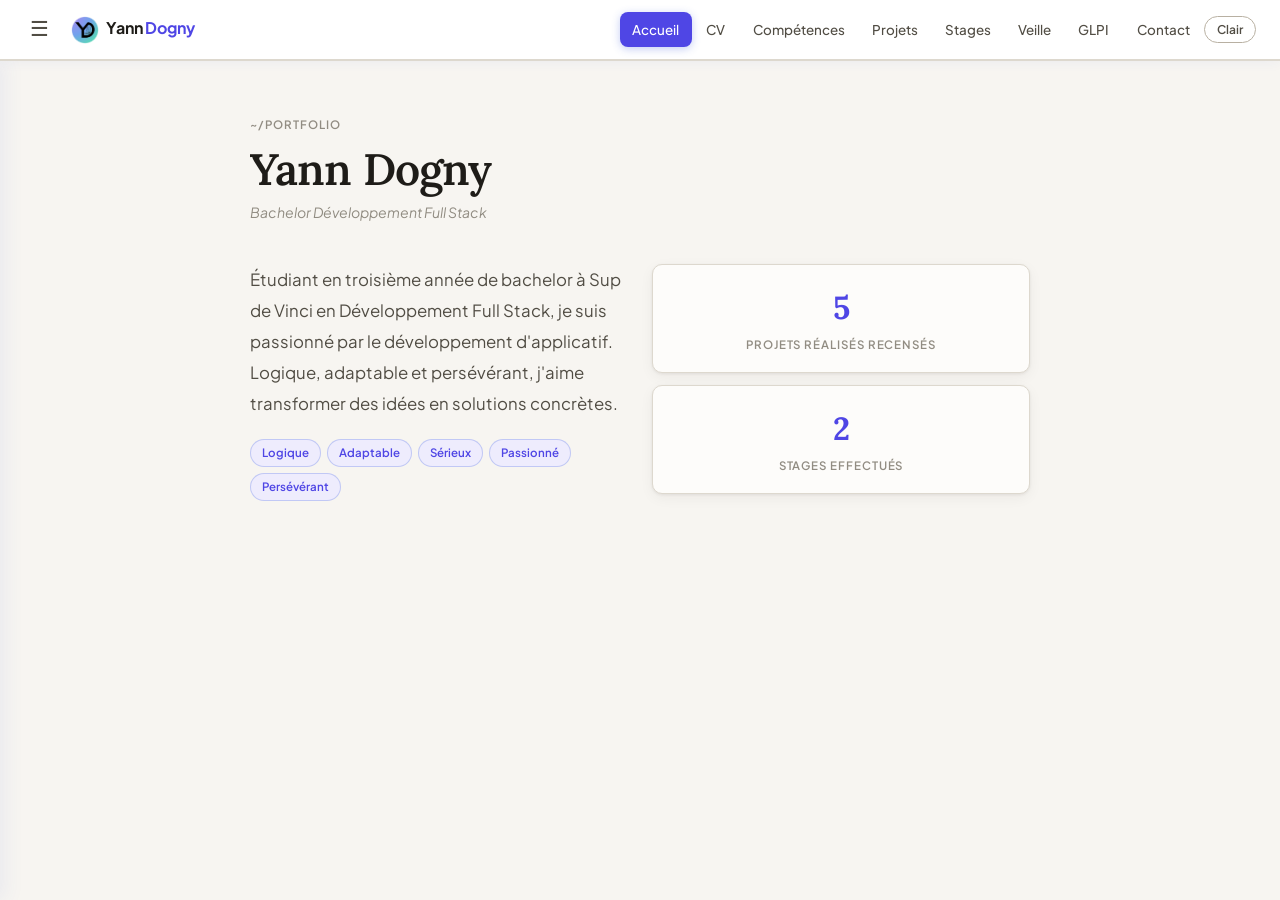
<file: index.html>
<!DOCTYPE html>
<html lang="fr">
<head>
  <meta charset="UTF-8"/>
  <link rel="icon" type="image/png" href="image/Logo_YD.png"/>
  <meta name="viewport" content="width=device-width, initial-scale=1.0"/>
  <title>Portfolio Yann Dogny</title>
  <link rel="stylesheet" href="style.css"/>

</head>
<body>

<!-- TOPBAR -->
<header class="topbar">
  <button class="sidebar-toggle" onclick="toggleSidebar()" aria-label="Menu">☰</button>
  <a href="index.html" class="topbar-brand"><img src="image/Logo_YD.png" alt="YD" style="height:28px;width:28px;border-radius:50%;object-fit:cover;margin-right:7px;vertical-align:middle;flex-shrink:0"/>Yann <span>Dogny</span></a>
    <ul class="topbar-nav">
    <li><a href="index.html" class="active">Accueil</a></li>
    <li><a href="pages/cv.html" class="">CV</a></li>
    <li><a href="pages/competences.html" class="">Compétences</a></li>
    <li><a href="pages/projets.html" class="">Projets</a></li>
    <li><a href="pages/stages.html" class="">Stages</a></li>
    <li><a href="pages/veille.html" class="">Veille</a></li>
    <li><a href="pages/glpi.html" class="">GLPI</a></li>
    <li><a href="pages/contact.html" class="">Contact</a></li>
  <button class="theme-toggle" onclick="toggleTheme()" id="topbar-theme-btn" aria-label="Changer le thème">
    <span class="toggle-label" id="topbar-theme-label">Clair</span>
  </button>
  </ul>
</header>

<!-- SIDEBAR OVERLAY -->
<div class="sidebar-overlay" id="overlay"></div>

<!-- SIDEBAR DRAWER -->
<nav class="sidebar" id="sidebar">
  <div style="display:flex;align-items:center;gap:9px;padding:0.75rem 0.75rem 0.65rem;border-bottom:1px solid var(--border);margin-bottom:0.5rem"><img src="image/Logo_YD.png" alt="YD" style="height:34px;width:34px;border-radius:50%;object-fit:cover;flex-shrink:0"/><div><div style="font-size:0.875rem;font-weight:700;color:var(--ink);line-height:1.2">Yann Dogny</div><div style="font-size:0.68rem;color:var(--ink3)">BTS SIO SLAM</div></div></div>
    <div class="sidebar-section-label">Navigation</div>
  <a href="index.html" class="nav-link active">Accueil</a>
  <a href="pages/cv.html" class="nav-link">CV</a>
  <a href="pages/competences.html" class="nav-link">Compétences</a>
  <a href="pages/projets.html" class="nav-link">Projets</a>
  <a href="pages/stages.html" class="nav-link">Stages</a>
  <a href="pages/veille.html" class="nav-link">Veille</a>
  <a href="pages/glpi.html" class="nav-link">GLPI</a>
  <a href="pages/contact.html" class="nav-link">Contact</a>


  <div class="sidebar-divider"></div>
  <button class="sidebar-theme-toggle" onclick="toggleTheme()" id="sidebar-theme-btn" aria-label="Changer le thème">
    <span id="sidebar-theme-label">Mode sombre</span>
    <span class="tgl-track"><span class="tgl-thumb"></span></span>
  </button>

</nav>

<!-- MAIN -->
<main class="main">

  <div class="page-header" style="padding-top:1rem">
    <div class="breadcrumb">~/portfolio</div>
    <h1>Yann Dogny</h1>
    <p class="sub">Bachelor Développement Full Stack</p>
  </div>

  <div style="display:grid;grid-template-columns:1fr 1fr;gap:1.5rem;margin-bottom:2.5rem">
    <div>
      <p style="font-size:1.05rem;color:var(--ink2);line-height:1.85;margin-bottom:1.25rem">
        Étudiant en troisième année de bachelor à Sup de Vinci en Développement Full Stack, je suis passionné par le développement d'applicatif. Logique, adaptable et persévérant, j'aime transformer des idées en solutions concrètes.
      </p>
      <div class="tags">
        <span class="tag accent">Logique</span>
        <span class="tag accent">Adaptable</span>
        <span class="tag accent">Sérieux</span>
        <span class="tag accent">Passionné</span>
        <span class="tag accent">Persévérant</span>
      </div>
    </div>
    <div style="display:flex;flex-direction:column;gap:0.75rem">
      <div style="background:var(--bg2);border:1px solid var(--border);border-radius:var(--radius);padding:1.1rem 1.25rem;box-shadow:var(--shadow);text-align:center">
        <div style="font-size:2rem;font-weight:700;color:var(--accent);font-family:var(--serif);letter-spacing:-0.03em">5</div>
        <div style="font-size:0.72rem;font-weight:600;text-transform:uppercase;letter-spacing:0.08em;color:var(--ink3);margin-top:0.15rem">Projets réalisés recensés</div>
      </div>
      <div style="background:var(--bg2);border:1px solid var(--border);border-radius:var(--radius);padding:1.1rem 1.25rem;box-shadow:var(--shadow);text-align:center">
        <div style="font-size:2rem;font-weight:700;color:var(--accent);font-family:var(--serif);letter-spacing:-0.03em">2</div>
        <div style="font-size:0.72rem;font-weight:600;text-transform:uppercase;letter-spacing:0.08em;color:var(--ink3);margin-top:0.15rem">Stages effectués</div>
      </div>
    </div>
  </div>

  
</main>

<div class="toast" id="toast"></div>
<script>
/* ── Theme ── */
(function(){
  const saved = localStorage.getItem('theme');
  if(saved === 'dark' || (!saved && window.matchMedia('(prefers-color-scheme: dark)').matches)){
    document.documentElement.setAttribute('data-theme','dark');
  }
})();

function syncThemeButtons(){
  const dark = document.documentElement.getAttribute('data-theme') === 'dark';
  const tl = document.getElementById('topbar-theme-label');
  const sl = document.getElementById('sidebar-theme-label');
  if(tl){ tl.textContent = dark ? 'Sombre' : 'Clair'; }
  if(sl){ sl.textContent = dark ? 'Mode clair' : 'Mode sombre'; }
}

function toggleTheme(){
  const dark = document.documentElement.getAttribute('data-theme') === 'dark';
  document.documentElement.setAttribute('data-theme', dark ? 'light' : 'dark');
  localStorage.setItem('theme', dark ? 'light' : 'dark');
  syncThemeButtons();
}

document.addEventListener('DOMContentLoaded', syncThemeButtons);

/* ── Sidebar ── */
function toggleSidebar(){
  document.getElementById('sidebar').classList.toggle('open');
  document.getElementById('overlay').classList.toggle('open');
}
document.getElementById('overlay').addEventListener('click',()=>{
  document.getElementById('sidebar').classList.remove('open');
  document.getElementById('overlay').classList.remove('open');
});

/* ── Toast / copy ── */
function showToast(msg){
  const t=document.getElementById('toast');
  t.textContent=msg; t.classList.add('show');
  setTimeout(()=>t.classList.remove('show'),2200);
}
function copyText(e,text){
  e.preventDefault(); e.stopPropagation();
  navigator.clipboard.writeText(text).then(()=>showToast('✓ Copié !'));
}
function toggleDetail(id){
  const el=document.getElementById('dp-'+id);
  const btn=el.previousElementSibling;
  el.classList.toggle('open');
  btn.innerHTML=el.classList.contains('open')?'✕ Fermer':'› Détails';
}
</script>
</body>
</html>
</file>
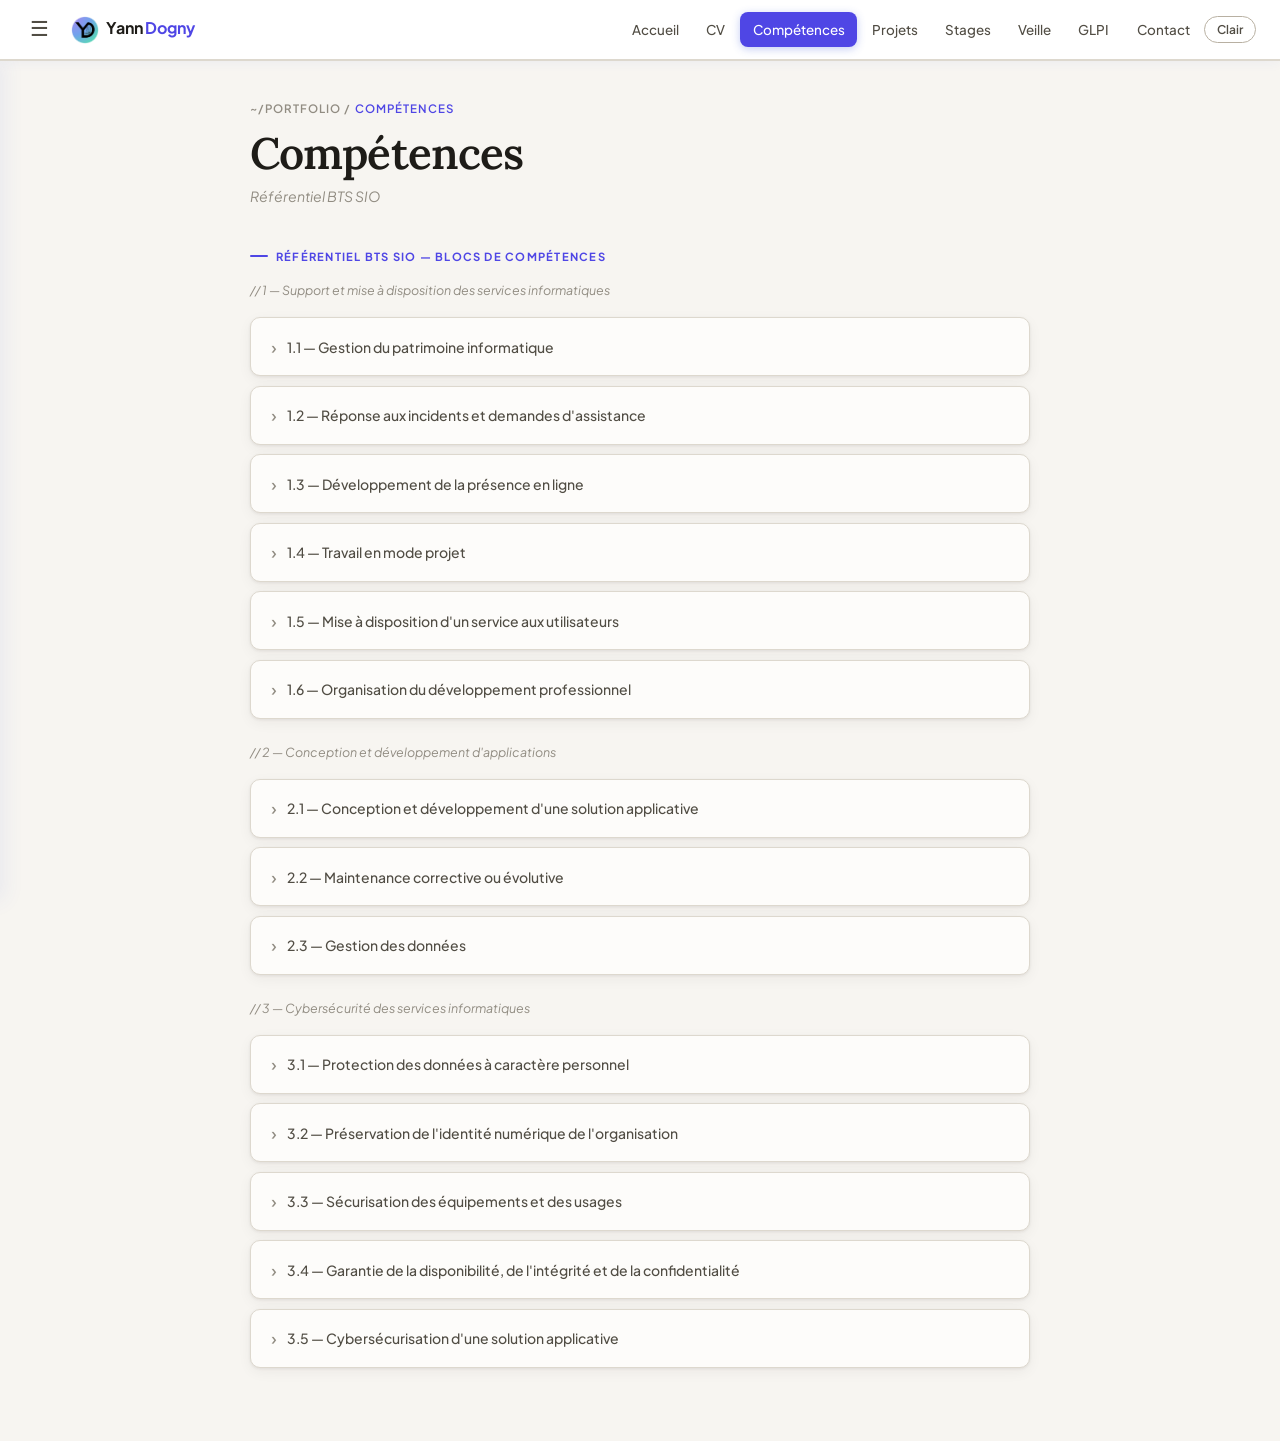
<file: pages/competences.html>
<!DOCTYPE html>
<html lang="fr">
<head>
  <meta charset="UTF-8"/>
  <link rel="icon" type="image/png" href="../image/Logo_YD.png"/>
  <meta name="viewport" content="width=device-width, initial-scale=1.0"/>
  <title>Compétences</title>
  <link rel="stylesheet" href="../style.css"/>
</head>
<body>

<!-- TOPBAR -->
<header class="topbar">
  <button class="sidebar-toggle" onclick="toggleSidebar()" aria-label="Menu">☰</button>
  <a href="../index.html" class="topbar-brand"><img src="../image/Logo_YD.png" alt="YD" style="height:28px;width:28px;border-radius:50%;object-fit:cover;margin-right:7px;vertical-align:middle;flex-shrink:0"/>Yann <span>Dogny</span></a>
    <ul class="topbar-nav">
    <li><a href="../index.html" class="">Accueil</a></li>
    <li><a href="cv.html" class="">CV</a></li>
    <li><a href="competences.html" class="active">Compétences</a></li>
    <li><a href="projets.html" class="">Projets</a></li>
    <li><a href="stages.html" class="">Stages</a></li>
    <li><a href="veille.html" class="">Veille</a></li>
    <li><a href="glpi.html" class="">GLPI</a></li>
    <li><a href="contact.html" class="">Contact</a></li>
  <button class="theme-toggle" onclick="toggleTheme()" id="topbar-theme-btn" aria-label="Changer le thème">
    <span class="toggle-label" id="topbar-theme-label">Clair</span>
  </button>
  </ul>
</header>

<!-- SIDEBAR OVERLAY -->
<div class="sidebar-overlay" id="overlay"></div>

<!-- SIDEBAR DRAWER -->
<nav class="sidebar" id="sidebar">
  <div style="display:flex;align-items:center;gap:9px;padding:0.75rem 0.75rem 0.65rem;border-bottom:1px solid var(--border);margin-bottom:0.5rem"><img src="../image/Logo_YD.png" alt="YD" style="height:34px;width:34px;border-radius:50%;object-fit:cover;flex-shrink:0"/><div><div style="font-size:0.875rem;font-weight:700;color:var(--ink);line-height:1.2">Yann Dogny</div><div style="font-size:0.68rem;color:var(--ink3)">BTS SIO SLAM</div></div></div>
    <div class="sidebar-section-label">Navigation</div>
  <a href="../index.html" class="nav-link">Accueil</a>
  <a href="cv.html" class="nav-link">CV</a>
  <a href="competences.html" class="nav-link active">Compétences</a>
  <a href="projets.html" class="nav-link">Projets</a>
  <a href="stages.html" class="nav-link">Stages</a>
  <a href="veille.html" class="nav-link">Veille</a>
  <a href="glpi.html" class="nav-link">GLPI</a>
  <a href="contact.html" class="nav-link">Contact</a>

  <div class="sidebar-divider"></div>
  <button class="sidebar-theme-toggle" onclick="toggleTheme()" id="sidebar-theme-btn" aria-label="Changer le thème">
    <span id="sidebar-theme-label">Mode sombre</span>
    <span class="tgl-track"><span class="tgl-thumb"></span></span>
  </button>

</nav>

<!-- MAIN -->
<main class="main">

  <div class="page-header">
    <div class="breadcrumb">~/portfolio / <span>compétences</span></div>
    <h1>Compétences</h1>
    <p class="sub">Référentiel BTS SIO</p>
  </div>

  <div class="section-label">Référentiel BTS SIO — Blocs de compétences</div>
  <p style="font-size:0.78rem;color:var(--ink3);margin-bottom:1rem;font-style:italic">// 1 — Support et mise à disposition des services informatiques</p>

  <details>
    <summary>1.1 — Gestion du patrimoine informatique</summary>
    <div class="details-body">
      <ul>
        <li>Recenser et identifier les ressources numériques</li>
        <li>Exploiter des référentiels, normes et standards adoptés par le prestataire</li>
        <li>Mettre en place et vérifier les niveaux d'habilitation associés à un service</li>
        <li>Gérer des sauvegardes et vérifier la continuité du service</li>
        <li>Vérifier le respect des règles d'utilisation des ressources numériques</li>
      </ul>
    
      <div class="used-in">Utilisé dans : <span>CanisPro Éducation · Stage SEDIMA · Stage Campus Connecté</span></div>
    </div>
  </details>

  <details>
    <summary>1.2 — Réponse aux incidents et demandes d'assistance</summary>
    <div class="details-body">
      <ul>
        <li>Collecter, suivre et orienter des demandes</li>
        <li>Traiter des demandes concernant les services réseau, système et applicatifs</li>
      </ul>
      <div class="used-in">Utilisé dans : <span>GLPI</span></div>
        </div>
  </details>

  <details>
    <summary>1.3 — Développement de la présence en ligne</summary>
    <div class="details-body">
      <ul>
        <li>Participer à la valorisation de l'image de l'organisation sur les médias numériques</li>
        <li>Référencer les services en ligne et mesurer leur visibilité</li>
        <li>Participer à l'évolution d'un site Web exploitant les données de l'organisation</li>
      </ul>
    
      <div class="used-in">Utilisé dans : <span>Portfolio · CanisPro Éducation · Projet Fâ · Pic du Midi · Site Web Personnel · Stage SEDIMA</span></div>
    </div>
  </details>

  <details>
    <summary>1.4 — Travail en mode projet</summary>
    <div class="details-body">
      <ul>
        <li>Analyser les objectifs et les modalités d'organisation d'un projet</li>
        <li>Planifier les activités (Gantt, SCRUM)</li>
        <li>Évaluer les indicateurs de suivi d'un projet et analyser les écarts</li>
      </ul>
    
      <div class="used-in">Utilisé dans : <span>Portfolio · CanisPro Éducation · Projet Fâ · Stage SEDIMA · Stage Campus Connecté</span></div>
    </div>
  </details>

  <details>
    <summary>1.5 — Mise à disposition d'un service aux utilisateurs</summary>
    <div class="details-body">
      <ul>
        <li>Réaliser les tests d'intégration et d'acceptation d'un service</li>
        <li>Déployer un service</li>
        <li>Accompagner les utilisateurs dans la mise en place d'un service</li>
      </ul>
    
      <div class="used-in">Utilisé dans : <span>Portfolio · CanisPro Éducation · Stage Campus Connecté</span></div>
    </div>
  </details>

  <details>
    <summary>1.6 — Organisation du développement professionnel</summary>
    <div class="details-body">
      <ul>
        <li>Mettre en place son environnement d'apprentissage personnel</li>
        <li>Mettre en œuvre des outils et stratégies de veille informationnelle</li>
        <li>Gérer son identité professionnelle et développer son projet professionnel</li>
      </ul>
    
      <div class="used-in">Utilisé dans : <span>Portfolio · CanisPro Éducation · Pic du Midi · Site Web Personnel</span></div>
    </div>
  </details>

  <p style="font-size:0.78rem;color:var(--ink3);margin:1.5rem 0 1rem;font-style:italic">// 2 — Conception et développement d'applications</p>

  <details>
    <summary>2.1 — Conception et développement d'une solution applicative</summary>
    <div class="details-body">
      <ul>
        <li>Analyser un besoin exprimé et son contexte juridique</li>
        <li>Modéliser et concevoir l'architecture d'une solution applicative</li>
        <li>Exploiter les ressources d'un framework (Symfony)</li>
        <li>Développer, identifier ou adapter des composants logiciels</li>
        <li>Intégrer en continu les versions d'une solution (Git)</li>
        <li>Réaliser les tests nécessaires à la validation ou à la mise en production</li>
        <li>Rédiger les documentations technique et utilisateur</li>
      </ul>
    
      <div class="used-in">Utilisé dans : <span>Portfolio · CanisPro Éducation · Projet Fâ · Pic du Midi · Site Web Personnel · Stage SEDIMA · Stage Campus Connecté</span></div>
    </div>
  </details>

  <details>
    <summary>2.2 — Maintenance corrective ou évolutive</summary>
    <div class="details-body">
      <ul>
        <li>Recueillir, analyser et mettre à jour les informations sur une version</li>
        <li>Évaluer la qualité d'une solution applicative (SonarQube, Snyk)</li>
        <li>Analyser et corriger un dysfonctionnement</li>
        <li>Mettre à jour les documentations technique et d'utilisation</li>
      </ul>
    
      <div class="used-in">Utilisé dans : <span>Portfolio · CanisPro Éducation · Stage Campus Connecté</span></div>
    </div>
  </details>

  <details>
    <summary>2.3 — Gestion des données</summary>
    <div class="details-body">
      <ul>
        <li>Exploiter des données à l'aide d'un langage de requêtes SQL</li>
        <li>Développer des fonctionnalités dans un SGBD (MySQL, NoSQL)</li>
        <li>Concevoir ou adapter une base de données (MERISE, UML)</li>
        <li>Administrer et déployer une base de données</li>
      </ul>
    
      <div class="used-in">Utilisé dans : <span>CanisPro Éducation · Projet Fâ · Stage Campus Connecté</span></div>
    </div>
  </details>

  <p style="font-size:0.78rem;color:var(--ink3);margin:1.5rem 0 1rem;font-style:italic">// 3 — Cybersécurité des services informatiques</p>

  <details>
    <summary>3.1 — Protection des données à caractère personnel</summary>
    <div class="details-body">
      <ul>
        <li>Recenser les traitements sur les données à caractère personnel</li>
        <li>Identifier les risques liés à la collecte, au traitement et au stockage</li>
        <li>Appliquer la réglementation RGPD / CNIL</li>
      </ul>
    
      <div class="used-in">Utilisé dans : <span>Stage SEDIMA</span></div>
    </div>
  </details>

  <details>
    <summary>3.2 — Préservation de l'identité numérique de l'organisation</summary>
    <div class="details-body">
      <ul>
        <li>Protection de l'identité numérique d'une organisation</li>
        <li>Déploiement de moyens appropriés de preuve électronique</li>
      </ul>
    </div>
  </details>

  <details>
    <summary>3.3 — Sécurisation des équipements et des usages</summary>
    <div class="details-body">
      <ul>
        <li>Informer les utilisateurs sur les risques numériques</li>
        <li>Identifier les menaces et mettre en œuvre les défenses appropriées</li>
        <li>Gérer les accès et les privilèges (pare-feu, antivirus)</li>
      </ul>
    
      <div class="used-in">Utilisé dans : <span>CanisPro Éducation · Stage SEDIMA · Stage Campus Connecté</span></div>
    </div>
  </details>

  <details>
    <summary>3.4 — Garantie de la disponibilité, de l'intégrité et de la confidentialité</summary>
    <div class="details-body">
      <ul>
        <li>Caractériser les risques liés à l'utilisation malveillante d'un service informatique</li>
        <li>Recenser les conséquences d'une perte de disponibilité, d'intégrité ou de confidentialité</li>
        <li>Identifier les obligations légales (archivage, protection)</li>
        <li>Organiser la collecte et la conservation des preuves numériques</li>
        <li>Appliquer les procédures légales</li>
      </ul>
    
      <div class="used-in">Utilisé dans : <span>Stage Campus Connecté</span></div>
    </div>
  </details>

  <details>
    <summary>3.5 — Cybersécurisation d'une solution applicative</summary>
    <div class="details-body">
      <ul>
        <li>Prendre en compte la sécurité dans un projet de développement</li>
        <li>Analyser les connexions (logs) et prévenir les attaques courantes</li>
        <li>Mettre en conformité une solution applicative avec un référentiel de sécurité</li>
      </ul>
    
      <div class="used-in">Utilisé dans : <span>CanisPro Éducation · Stage Campus Connecté</span></div>
    </div>
  </details>

</main>

<div class="toast" id="toast"></div>
<script>
/* ── Theme ── */
(function(){
  const saved = localStorage.getItem('theme');
  if(saved === 'dark' || (!saved && window.matchMedia('(prefers-color-scheme: dark)').matches)){
    document.documentElement.setAttribute('data-theme','dark');
  }
})();

function syncThemeButtons(){
  const dark = document.documentElement.getAttribute('data-theme') === 'dark';
  const tl = document.getElementById('topbar-theme-label');
  const sl = document.getElementById('sidebar-theme-label');
  if(tl){ tl.textContent = dark ? 'Sombre' : 'Clair'; }
  if(sl){ sl.textContent = dark ? 'Mode clair' : 'Mode sombre'; }
}

function toggleTheme(){
  const dark = document.documentElement.getAttribute('data-theme') === 'dark';
  document.documentElement.setAttribute('data-theme', dark ? 'light' : 'dark');
  localStorage.setItem('theme', dark ? 'light' : 'dark');
  syncThemeButtons();
}

document.addEventListener('DOMContentLoaded', syncThemeButtons);

/* ── Sidebar ── */
function toggleSidebar(){
  document.getElementById('sidebar').classList.toggle('open');
  document.getElementById('overlay').classList.toggle('open');
}
document.getElementById('overlay').addEventListener('click',()=>{
  document.getElementById('sidebar').classList.remove('open');
  document.getElementById('overlay').classList.remove('open');
});

/* ── Toast / copy ── */
function showToast(msg){
  const t=document.getElementById('toast');
  t.textContent=msg; t.classList.add('show');
  setTimeout(()=>t.classList.remove('show'),2200);
}
function copyText(e,text){
  e.preventDefault(); e.stopPropagation();
  navigator.clipboard.writeText(text).then(()=>showToast('✓ Copié !'));
}
function toggleDetail(id){
  const el=document.getElementById('dp-'+id);
  const btn=el.previousElementSibling;
  el.classList.toggle('open');
  btn.innerHTML=el.classList.contains('open')?'✕ Fermer':'› Détails';
}
</script>
</body>
</html>
</file>
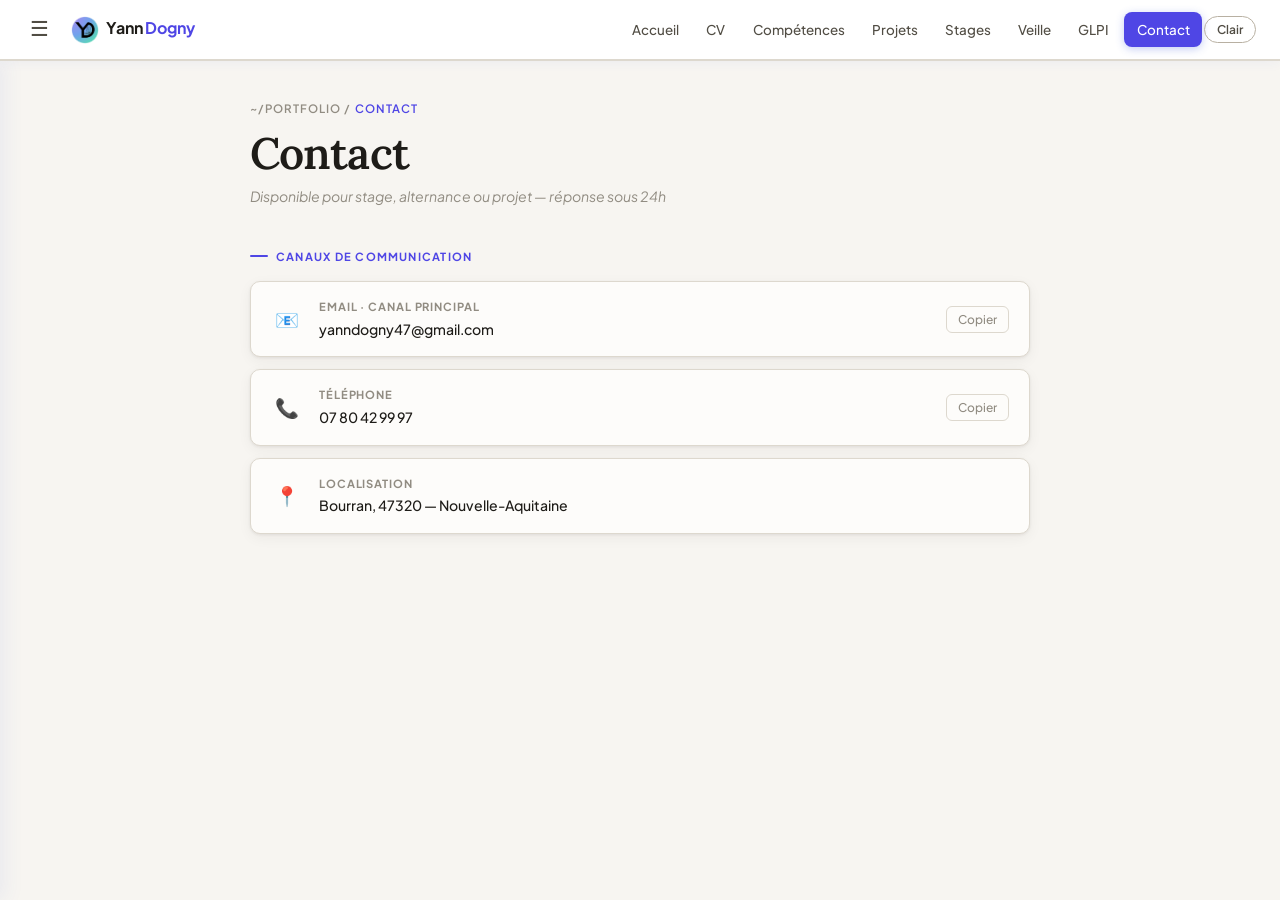
<file: pages/contact.html>
<!DOCTYPE html>
<html lang="fr">
<head>
  <meta charset="UTF-8"/>
  <link rel="icon" type="image/png" href="../image/Logo_YD.png"/>
  <meta name="viewport" content="width=device-width, initial-scale=1.0"/>
  <title>Contact</title>
  <link rel="stylesheet" href="../style.css"/>

</head>
<body>

<!-- TOPBAR -->
<header class="topbar">
  <button class="sidebar-toggle" onclick="toggleSidebar()" aria-label="Menu">☰</button>
  <a href="../index.html" class="topbar-brand"><img src="../image/Logo_YD.png" alt="YD" style="height:28px;width:28px;border-radius:50%;object-fit:cover;margin-right:7px;vertical-align:middle;flex-shrink:0"/>Yann <span>Dogny</span></a>
    <ul class="topbar-nav">
    <li><a href="../index.html" class="">Accueil</a></li>
    <li><a href="cv.html" class="">CV</a></li>
    <li><a href="competences.html" class="">Compétences</a></li>
    <li><a href="projets.html" class="">Projets</a></li>
    <li><a href="stages.html" class="">Stages</a></li>
    <li><a href="veille.html" class="">Veille</a></li>
    <li><a href="glpi.html" class="">GLPI</a></li>
    <li><a href="contact.html" class="active">Contact</a></li>
  <button class="theme-toggle" onclick="toggleTheme()" id="topbar-theme-btn" aria-label="Changer le thème">
    <span class="toggle-label" id="topbar-theme-label">Clair</span>
  </button>
  </ul>
</header>

<!-- SIDEBAR OVERLAY -->
<div class="sidebar-overlay" id="overlay"></div>

<!-- SIDEBAR DRAWER -->
<nav class="sidebar" id="sidebar">
  <div style="display:flex;align-items:center;gap:9px;padding:0.75rem 0.75rem 0.65rem;border-bottom:1px solid var(--border);margin-bottom:0.5rem"><img src="../image/Logo_YD.png" alt="YD" style="height:34px;width:34px;border-radius:50%;object-fit:cover;flex-shrink:0"/><div><div style="font-size:0.875rem;font-weight:700;color:var(--ink);line-height:1.2">Yann Dogny</div><div style="font-size:0.68rem;color:var(--ink3)">BTS SIO SLAM</div></div></div>
    <div class="sidebar-section-label">Navigation</div>
  <a href="../index.html" class="nav-link">Accueil</a>
  <a href="cv.html" class="nav-link">CV</a>
  <a href="competences.html" class="nav-link">Compétences</a>
  <a href="projets.html" class="nav-link">Projets</a>
  <a href="stages.html" class="nav-link">Stages</a>
  <a href="veille.html" class="nav-link">Veille</a>
  <a href="glpi.html" class="nav-link">GLPI</a>
  <a href="contact.html" class="nav-link active">Contact</a>


  <div class="sidebar-divider"></div>
  <button class="sidebar-theme-toggle" onclick="toggleTheme()" id="sidebar-theme-btn" aria-label="Changer le thème">
    <span id="sidebar-theme-label">Mode sombre</span>
    <span class="tgl-track"><span class="tgl-thumb"></span></span>
  </button>

</nav>

<!-- MAIN -->
<main class="main">

  <div class="page-header">
    <div class="breadcrumb">~/portfolio / <span>contact</span></div>
    <h1>Contact</h1>
    <p class="sub">Disponible pour stage, alternance ou projet — réponse sous 24h</p>
  </div>

  <div class="section-label">Canaux de communication</div>
  <div class="contact-links">
    <a href="mailto:yanndogny47@gmail.com" class="contact-link">
      <div class="cl-icon">📧</div>
      <div style="flex:1">
        <div class="cl-label">Email · Canal principal</div>
        <div class="cl-value">yanndogny47@gmail.com</div>
      </div>
      <button style="background:none;border:1px solid var(--border);border-radius:6px;padding:0.3rem 0.7rem;font-size:0.75rem;font-weight:500;color:var(--ink3);cursor:pointer;font-family:var(--sans);transition:all .15s" onclick="copyText(event,'yanndogny47@gmail.com')" onmouseover="this.style.borderColor='var(--accent)';this.style.color='var(--accent)'" onmouseout="this.style.borderColor='var(--border)';this.style.color='var(--ink3)'">Copier</button>
    </a>
    <a href="tel:0780429997" class="contact-link">
      <div class="cl-icon">📞</div>
      <div style="flex:1">
        <div class="cl-label">Téléphone</div>
        <div class="cl-value">07 80 42 99 97</div>
      </div>
      <button style="background:none;border:1px solid var(--border);border-radius:6px;padding:0.3rem 0.7rem;font-size:0.75rem;font-weight:500;color:var(--ink3);cursor:pointer;font-family:var(--sans);transition:all .15s" onclick="copyText(event,'0780429997')" onmouseover="this.style.borderColor='var(--accent)';this.style.color='var(--accent)'" onmouseout="this.style.borderColor='var(--border)';this.style.color='var(--ink3)'">Copier</button>
    </a>
    <div class="contact-link" style="cursor:default">
      <div class="cl-icon">📍</div>
      <div style="flex:1">
        <div class="cl-label">Localisation</div>
        <div class="cl-value">Bourran, 47320 — Nouvelle-Aquitaine</div>
      </div>
    </div>
  </div>

</main>

<div class="toast" id="toast"></div>
<script>
/* ── Theme ── */
(function(){
  const saved = localStorage.getItem('theme');
  if(saved === 'dark' || (!saved && window.matchMedia('(prefers-color-scheme: dark)').matches)){
    document.documentElement.setAttribute('data-theme','dark');
  }
})();

function syncThemeButtons(){
  const dark = document.documentElement.getAttribute('data-theme') === 'dark';
  const tl = document.getElementById('topbar-theme-label');
  const sl = document.getElementById('sidebar-theme-label');
  if(tl){ tl.textContent = dark ? 'Sombre' : 'Clair'; }
  if(sl){ sl.textContent = dark ? 'Mode clair' : 'Mode sombre'; }
}

function toggleTheme(){
  const dark = document.documentElement.getAttribute('data-theme') === 'dark';
  document.documentElement.setAttribute('data-theme', dark ? 'light' : 'dark');
  localStorage.setItem('theme', dark ? 'light' : 'dark');
  syncThemeButtons();
}

document.addEventListener('DOMContentLoaded', syncThemeButtons);

/* ── Sidebar ── */
function toggleSidebar(){
  document.getElementById('sidebar').classList.toggle('open');
  document.getElementById('overlay').classList.toggle('open');
}
document.getElementById('overlay').addEventListener('click',()=>{
  document.getElementById('sidebar').classList.remove('open');
  document.getElementById('overlay').classList.remove('open');
});

/* ── Toast / copy ── */
function showToast(msg){
  const t=document.getElementById('toast');
  t.textContent=msg; t.classList.add('show');
  setTimeout(()=>t.classList.remove('show'),2200);
}
function copyText(e,text){
  e.preventDefault(); e.stopPropagation();
  navigator.clipboard.writeText(text).then(()=>showToast('✓ Copié !'));
}
function toggleDetail(id){
  const el=document.getElementById('dp-'+id);
  const btn=el.previousElementSibling;
  el.classList.toggle('open');
  btn.innerHTML=el.classList.contains('open')?'✕ Fermer':'› Détails';
}
</script>
</body>
</html>
</file>
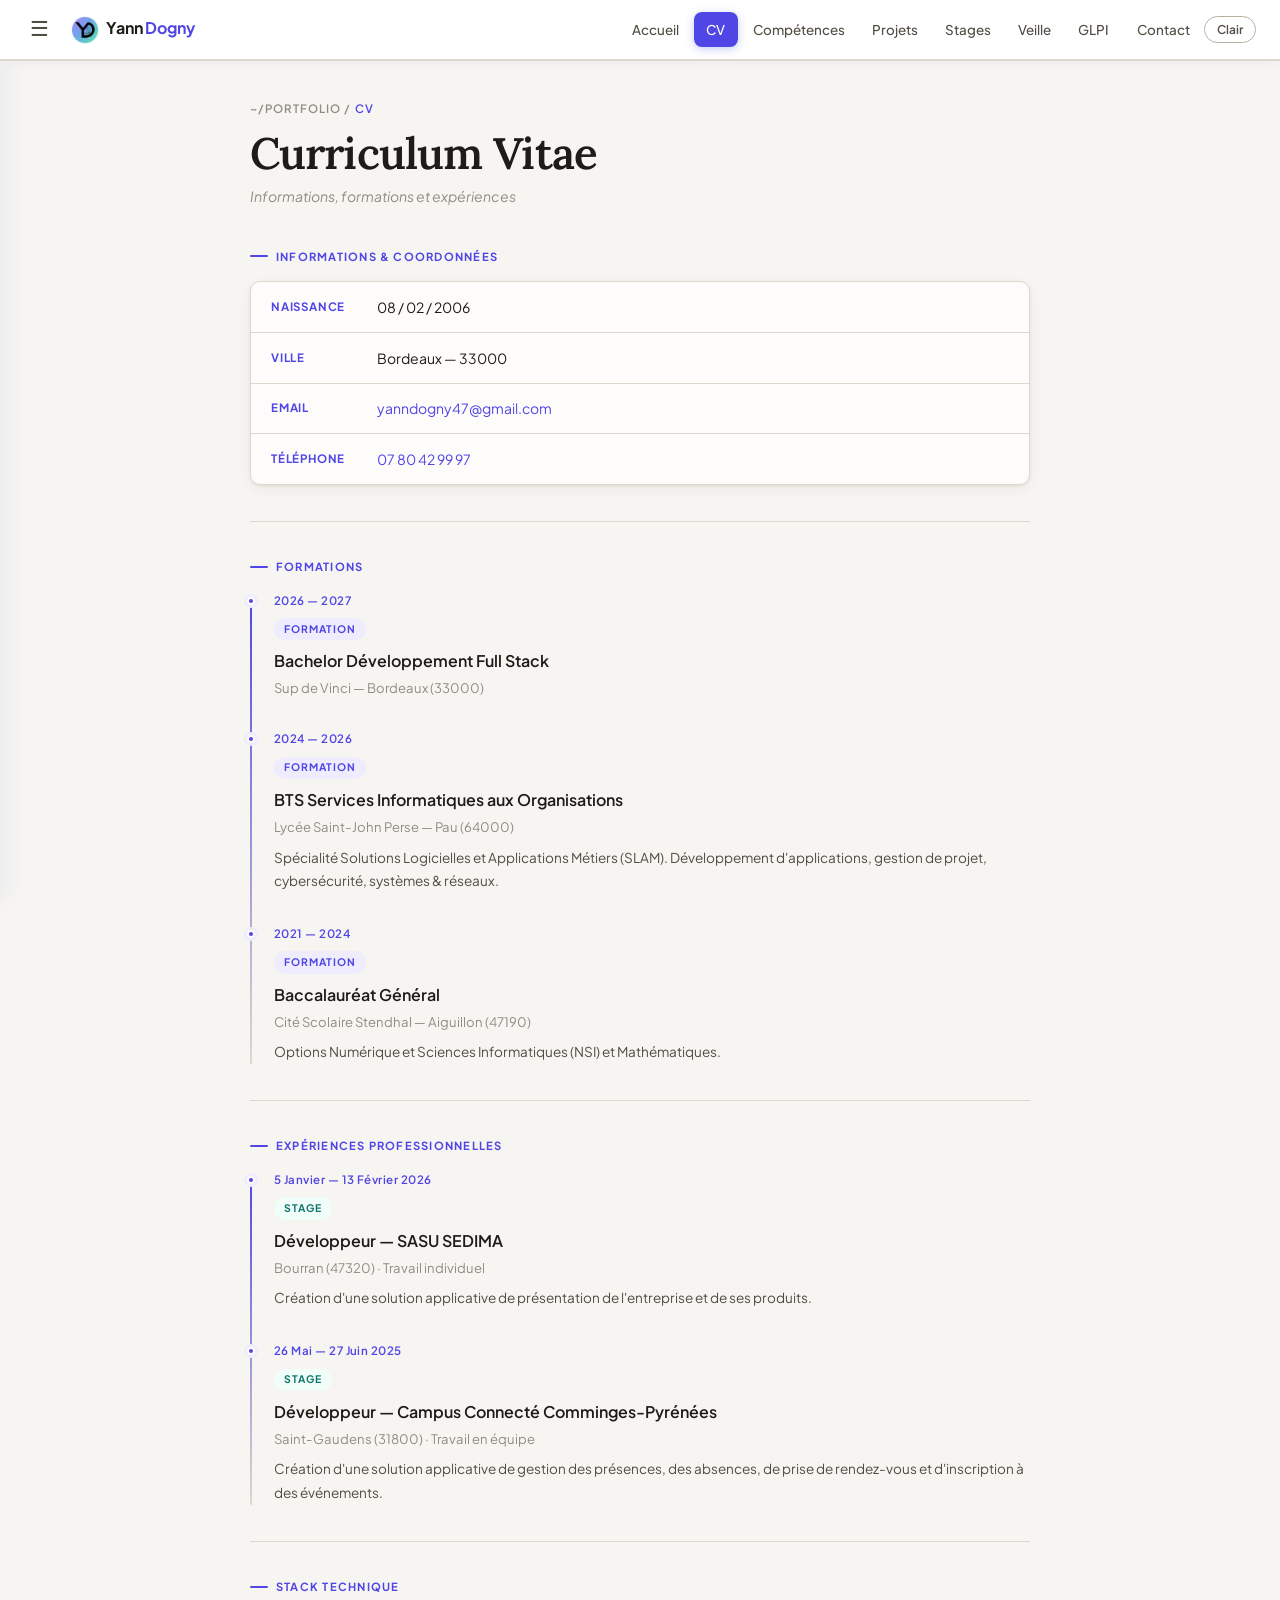
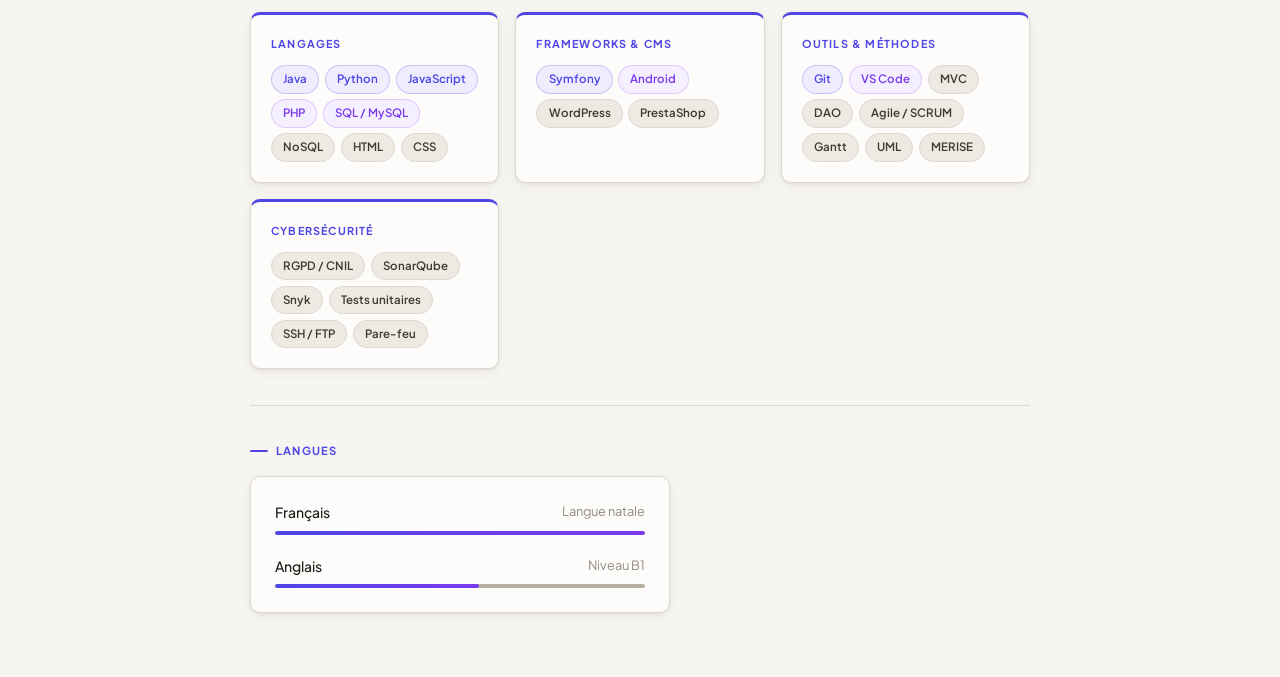
<file: pages/cv.html>
<!DOCTYPE html>
<html lang="fr">
<head>
  <meta charset="UTF-8"/>
  <link rel="icon" type="image/png" href="../image/Logo_YD.png"/>
  <meta name="viewport" content="width=device-width, initial-scale=1.0"/>
  <title>CV</title>
  <link rel="stylesheet" href="../style.css"/>

</head>
<body>

<!-- TOPBAR -->
<header class="topbar">
  <button class="sidebar-toggle" onclick="toggleSidebar()" aria-label="Menu">☰</button>
  <a href="../index.html" class="topbar-brand"><img src="../image/Logo_YD.png" alt="YD" style="height:28px;width:28px;border-radius:50%;object-fit:cover;margin-right:7px;vertical-align:middle;flex-shrink:0"/>Yann <span>Dogny</span></a>
    <ul class="topbar-nav">
    <li><a href="../index.html" class="">Accueil</a></li>
    <li><a href="cv.html" class="active">CV</a></li>
    <li><a href="competences.html" class="">Compétences</a></li>
    <li><a href="projets.html" class="">Projets</a></li>
    <li><a href="stages.html" class="">Stages</a></li>
    <li><a href="veille.html" class="">Veille</a></li>
    <li><a href="glpi.html" class="">GLPI</a></li>
    <li><a href="contact.html" class="">Contact</a></li>
  <button class="theme-toggle" onclick="toggleTheme()" id="topbar-theme-btn" aria-label="Changer le thème">
    <span class="toggle-label" id="topbar-theme-label">Clair</span>
  </button>
  </ul>
</header>

<!-- SIDEBAR OVERLAY -->
<div class="sidebar-overlay" id="overlay"></div>

<!-- SIDEBAR DRAWER -->
<nav class="sidebar" id="sidebar">
  <div style="display:flex;align-items:center;gap:9px;padding:0.75rem 0.75rem 0.65rem;border-bottom:1px solid var(--border);margin-bottom:0.5rem"><img src="../image/Logo_YD.png" alt="YD" style="height:34px;width:34px;border-radius:50%;object-fit:cover;flex-shrink:0"/><div><div style="font-size:0.875rem;font-weight:700;color:var(--ink);line-height:1.2">Yann Dogny</div><div style="font-size:0.68rem;color:var(--ink3)">BTS SIO SLAM</div></div></div>
    <div class="sidebar-section-label">Navigation</div>
  <a href="../index.html" class="nav-link">Accueil</a>
  <a href="cv.html" class="nav-link active">CV</a>
  <a href="competences.html" class="nav-link">Compétences</a>
  <a href="projets.html" class="nav-link">Projets</a>
  <a href="stages.html" class="nav-link">Stages</a>
  <a href="veille.html" class="nav-link">Veille</a>
  <a href="glpi.html" class="nav-link">GLPI</a>
  <a href="contact.html" class="nav-link">Contact</a>


  <div class="sidebar-divider"></div>
  <button class="sidebar-theme-toggle" onclick="toggleTheme()" id="sidebar-theme-btn" aria-label="Changer le thème">
    <span id="sidebar-theme-label">Mode sombre</span>
    <span class="tgl-track"><span class="tgl-thumb"></span></span>
  </button>

</nav>

<!-- MAIN -->
<main class="main">

  <div class="page-header">
    <div class="breadcrumb">~/portfolio / <span>cv</span></div>
    <h1>Curriculum Vitae</h1>
    <p class="sub">Informations, formations et expériences</p>
  </div>

  <div class="section-label">Informations &amp; coordonnées</div>
  <div class="info-table" style="margin-bottom:2rem">
    <div class="info-row"><span class="lbl">Naissance</span><span class="val">08 / 02 / 2006</span></div>
    <div class="info-row"><span class="lbl">Ville</span><span class="val">Bordeaux — 33000</span></div>
    <div class="info-row"><span class="lbl">Email</span><span class="val"><a href="mailto:yanndogny47@gmail.com">yanndogny47@gmail.com</a></span></div>
    <div class="info-row"><span class="lbl">Téléphone</span><span class="val"><a href="tel:0780429997">07 80 42 99 97</a></span></div>
  </div>

  <hr class="soft"/>

  <div class="section-label">Formations</div>
  <div class="timeline" style="margin-bottom:2rem">
    <div class="tl-item">
      <div class="period">2026 — 2027</div>
      <span class="ttype edu">Formation</span>
      <h3>Bachelor Développement Full Stack</h3>
      <div class="org">Sup de Vinci — Bordeaux (33000)</div>
    </div>
    <div class="tl-item">
      <div class="period">2024 — 2026</div>
      <span class="ttype edu">Formation</span>
      <h3>BTS Services Informatiques aux Organisations</h3>
      <div class="org">Lycée Saint-John Perse — Pau (64000)</div>
      <p>Spécialité Solutions Logicielles et Applications Métiers (SLAM). Développement d'applications, gestion de projet, cybersécurité, systèmes &amp; réseaux.</p>
    </div>
    <div class="tl-item">
      <div class="period">2021 — 2024</div>
      <span class="ttype edu">Formation</span>
      <h3>Baccalauréat Général</h3>
      <div class="org">Cité Scolaire Stendhal — Aiguillon (47190)</div>
      <p>Options Numérique et Sciences Informatiques (NSI) et Mathématiques.</p>
    </div>
  </div>

  <hr class="soft"/>

  <div class="section-label">Expériences professionnelles</div>
  <div class="timeline" style="margin-bottom:2rem">
    <div class="tl-item">
      <div class="period">5 Janvier — 13 Février 2026</div>
      <span class="ttype exp">Stage</span>
      <h3>Développeur — SASU SEDIMA</h3>
      <div class="org">Bourran (47320) · Travail individuel</div>
      <p>Création d'une solution applicative de présentation de l'entreprise et de ses produits.</p>
    </div>
    <div class="tl-item">
      <div class="period">26 Mai — 27 Juin 2025</div>
      <span class="ttype exp">Stage</span>
      <h3>Développeur — Campus Connecté Comminges-Pyrénées</h3>
      <div class="org">Saint-Gaudens (31800) · Travail en équipe</div>
      <p>Création d'une solution applicative de gestion des présences, des absences, de prise de rendez-vous et d'inscription à des événements.</p>
    </div>
  </div>

  <hr class="soft"/>

  <div class="section-label">Stack technique</div>
  <div class="skill-grid" style="margin-bottom:2rem">
    <div class="skill-block">
      <h3>Langages</h3>
      <div class="tags">
        <span class="tag accent">Java</span><span class="tag accent">Python</span>
        <span class="tag accent">JavaScript</span><span class="tag blue">PHP</span>
        <span class="tag blue">SQL / MySQL</span><span class="tag">NoSQL</span>
        <span class="tag">HTML</span><span class="tag">CSS</span>
      </div>
    </div>
    <div class="skill-block">
      <h3>Frameworks &amp; CMS</h3>
      <div class="tags">
        <span class="tag accent">Symfony</span><span class="tag blue">Android</span>
        <span class="tag">WordPress</span><span class="tag">PrestaShop</span>
      </div>
    </div>
    <div class="skill-block">
      <h3>Outils &amp; méthodes</h3>
      <div class="tags">
        <span class="tag accent">Git</span><span class="tag blue">VS Code</span>
        <span class="tag">MVC</span><span class="tag">DAO</span>
        <span class="tag">Agile / SCRUM</span><span class="tag">Gantt</span>
        <span class="tag">UML</span><span class="tag">MERISE</span>
      </div>
    </div>
    <div class="skill-block">
      <h3>Cybersécurité</h3>
      <div class="tags">
        <span class="tag">RGPD / CNIL</span><span class="tag">SonarQube</span>
        <span class="tag">Snyk</span><span class="tag">Tests unitaires</span>
        <span class="tag">SSH / FTP</span><span class="tag">Pare-feu</span>
      </div>
    </div>
  </div>

  <hr class="soft"/>

  <div class="section-label">Langues</div>
  <div class="card" style="max-width:420px">
    <div class="lang-item">
      <div class="lang-header"><span>Français</span><span class="level">Langue natale</span></div>
      <div class="lang-bar"><div class="lang-fill" style="width:100%"></div></div>
    </div>
    <div class="lang-item">
      <div class="lang-header"><span>Anglais</span><span class="level">Niveau B1</span></div>
      <div class="lang-bar"><div class="lang-fill" style="width:55%"></div></div>
    </div>
  </div>

</main>

<div class="toast" id="toast"></div>
<script>
/* ── Theme ── */
(function(){
  const saved = localStorage.getItem('theme');
  if(saved === 'dark' || (!saved && window.matchMedia('(prefers-color-scheme: dark)').matches)){
    document.documentElement.setAttribute('data-theme','dark');
  }
})();

function syncThemeButtons(){
  const dark = document.documentElement.getAttribute('data-theme') === 'dark';
  const tl = document.getElementById('topbar-theme-label');
  const sl = document.getElementById('sidebar-theme-label');
  if(tl){ tl.textContent = dark ? 'Sombre' : 'Clair'; }
  if(sl){ sl.textContent = dark ? 'Mode clair' : 'Mode sombre'; }
}

function toggleTheme(){
  const dark = document.documentElement.getAttribute('data-theme') === 'dark';
  document.documentElement.setAttribute('data-theme', dark ? 'light' : 'dark');
  localStorage.setItem('theme', dark ? 'light' : 'dark');
  syncThemeButtons();
}

document.addEventListener('DOMContentLoaded', syncThemeButtons);

/* ── Sidebar ── */
function toggleSidebar(){
  document.getElementById('sidebar').classList.toggle('open');
  document.getElementById('overlay').classList.toggle('open');
}
document.getElementById('overlay').addEventListener('click',()=>{
  document.getElementById('sidebar').classList.remove('open');
  document.getElementById('overlay').classList.remove('open');
});

/* ── Toast / copy ── */
function showToast(msg){
  const t=document.getElementById('toast');
  t.textContent=msg; t.classList.add('show');
  setTimeout(()=>t.classList.remove('show'),2200);
}
function copyText(e,text){
  e.preventDefault(); e.stopPropagation();
  navigator.clipboard.writeText(text).then(()=>showToast('✓ Copié !'));
}
function toggleDetail(id){
  const el=document.getElementById('dp-'+id);
  const btn=el.previousElementSibling;
  el.classList.toggle('open');
  btn.innerHTML=el.classList.contains('open')?'✕ Fermer':'› Détails';
}
</script>
</body>
</html>
</file>
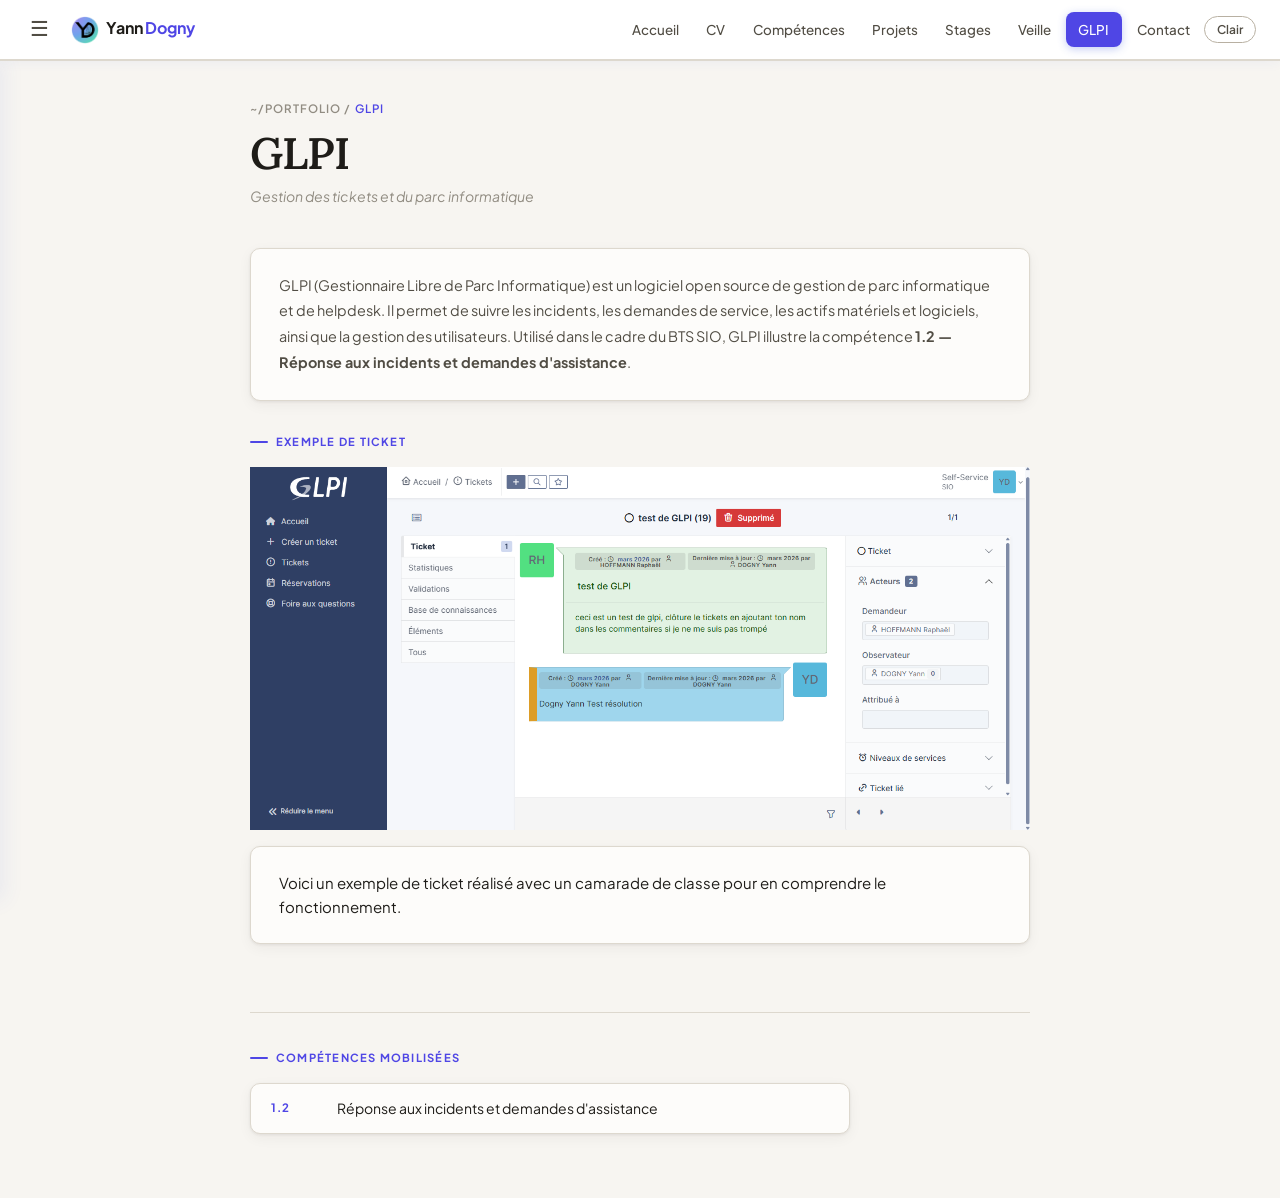
<file: pages/glpi.html>
<!DOCTYPE html>
<html lang="fr">
<head>
  <meta charset="UTF-8"/>
  <link rel="icon" type="image/png" href="../image/Logo_YD.png"/>
  <meta name="viewport" content="width=device-width, initial-scale=1.0"/>
  <title>GLPI</title>
  <link rel="stylesheet" href="../style.css"/>
  <style>
    .glpi-intro {
      background: var(--bg2);
      border: 1px solid var(--border);
      border-radius: var(--radius);
      padding: 1.5rem 1.75rem;
      box-shadow: var(--shadow);
      margin-bottom: 2rem;
    }
    .glpi-intro p { font-size: 0.9rem; color: var(--ink2); line-height: 1.8; }
    .ticket-grid { display: flex; flex-direction: column; grid-template-columns: repeat(auto-fit, minmax(220px, 1fr)); gap: 1rem; margin-bottom: 2rem; }
    .ticket-card {
      background: var(--bg2); border: 1px solid var(--border);
      border-radius: var(--radius); padding: 1.25rem;
      box-shadow: var(--shadow); display: flex; flex-direction: column; gap: 0.5rem;
    }
    .ticket-card .tc-header { display: flex; align-items: center; justify-content: space-between; }
    .ticket-card .tc-id { font-size: 0.7rem; font-weight: 700; color: var(--ink3); letter-spacing: 0.06em; }
    .ticket-status {
      font-size: 0.65rem; font-weight: 600; text-transform: uppercase;
      letter-spacing: 0.08em; padding: 0.18rem 0.6rem; border-radius: 100px;
    }
    .status-done   { background: var(--accent-bg); color: var(--accent); }
    .status-prog   { background: #FDF3E7; color: #A05C10; }
    .ticket-card h4 { font-size: 0.9rem; font-weight: 600; color: var(--ink); }
    .ticket-card p  { font-size: 0.8rem; color: var(--ink2); line-height: 1.65; flex: 1; }
    .ticket-card .tc-cat { font-size: 0.7rem; font-weight: 500; color: var(--accent2); }
  </style>
</head>
<body>

<!-- TOPBAR -->
<header class="topbar">
  <button class="sidebar-toggle" onclick="toggleSidebar()" aria-label="Menu">☰</button>
  <a href="../index.html" class="topbar-brand"><img src="../image/Logo_YD.png" alt="YD" style="height:28px;width:28px;border-radius:50%;object-fit:cover;margin-right:7px;vertical-align:middle;flex-shrink:0"/>Yann <span>Dogny</span></a>
  <ul class="topbar-nav">
    <li><a href="../index.html" class="">Accueil</a></li>
    <li><a href="cv.html" class="">CV</a></li>
    <li><a href="competences.html" class="">Compétences</a></li>
    <li><a href="projets.html" class="">Projets</a></li>
    <li><a href="stages.html" class="">Stages</a></li>
    <li><a href="veille.html" class="">Veille</a></li>
    <li><a href="glpi.html" class="active">GLPI</a></li>
    <li><a href="contact.html" class="">Contact</a></li>
  <button class="theme-toggle" onclick="toggleTheme()" id="topbar-theme-btn" aria-label="Changer le thème">
    <span class="toggle-label" id="topbar-theme-label">Clair</span>
  </button>
  </ul>
</header>

<!-- SIDEBAR OVERLAY -->
<div class="sidebar-overlay" id="overlay"></div>

<!-- SIDEBAR DRAWER -->
<nav class="sidebar" id="sidebar">
    <div style="display:flex;align-items:center;gap:9px;padding:0.75rem 0.75rem 0.65rem;border-bottom:1px solid var(--border);margin-bottom:0.5rem"><img src="../image/Logo_YD.png" alt="YD" style="height:34px;width:34px;border-radius:50%;object-fit:cover;flex-shrink:0"/><div><div style="font-size:0.875rem;font-weight:700;color:var(--ink);line-height:1.2">Yann Dogny</div><div style="font-size:0.68rem;color:var(--ink3)">BTS SIO SLAM</div></div></div>
  <div class="sidebar-section-label">Navigation</div>
  <a href="../index.html" class="nav-link">Accueil</a>
  <a href="cv.html" class="nav-link">CV</a>
  <a href="competences.html" class="nav-link">Compétences</a>
  <a href="projets.html" class="nav-link">Projets</a>
  <a href="stages.html" class="nav-link">Stages</a>
  <a href="veille.html" class="nav-link">Veille</a>
  <a href="glpi.html" class="nav-link active">GLPI</a>
  <a href="contact.html" class="nav-link">Contact</a>
  <div class="sidebar-divider"></div>
  <button class="sidebar-theme-toggle" onclick="toggleTheme()" id="sidebar-theme-btn" aria-label="Changer le thème">
    <span id="sidebar-theme-label">Mode sombre</span>
    <span class="tgl-track"><span class="tgl-thumb"></span></span>
  </button>

</nav>

<!-- MAIN -->
<main class="main">

  <div class="page-header">
    <div class="breadcrumb">~/portfolio / <span>glpi</span></div>
    <h1>GLPI</h1>
    <p class="sub">Gestion des tickets et du parc informatique</p>
  </div>

  <div class="glpi-intro">
    <p>
      GLPI (Gestionnaire Libre de Parc Informatique) est un logiciel open source de gestion de parc
      informatique et de helpdesk. Il permet de suivre les incidents, les demandes de service,
      les actifs matériels et logiciels, ainsi que la gestion des utilisateurs.
      Utilisé dans le cadre du BTS SIO, GLPI illustre la compétence <strong>1.2 — Réponse aux
      incidents et demandes d'assistance</strong>.
    </p>
  </div>

  <div class="section-label">Exemple de ticket</div>
  <div class="ticket-grid">

    <img src="../image/ticket.png" alt="Ticket GLPI" style="width: 100%;">
    <div class="glpi-intro">Voici un exemple de ticket réalisé avec un camarade de classe pour en comprendre le fonctionnement.</div>
  </div>

  <hr class="soft"/>

  <div class="section-label">Compétences mobilisées</div>
  <div class="info-table" style="max-width:600px">
    <div class="info-row">
      <span class="lbl" style="min-width:50px">1.2</span>
      <span class="val">Réponse aux incidents et demandes d'assistance</span>
    </div>
  </div>

</main>

<div class="toast" id="toast"></div>
<script>
/* ── Theme ── */
(function(){
  const saved = localStorage.getItem('theme');
  if(saved === 'dark' || (!saved && window.matchMedia('(prefers-color-scheme: dark)').matches)){
    document.documentElement.setAttribute('data-theme','dark');
  }
})();

function syncThemeButtons(){
  const dark = document.documentElement.getAttribute('data-theme') === 'dark';
  const tl = document.getElementById('topbar-theme-label');
  const sl = document.getElementById('sidebar-theme-label');
  if(tl){ tl.textContent = dark ? 'Sombre' : 'Clair'; }
  if(sl){ sl.textContent = dark ? 'Mode clair' : 'Mode sombre'; }
}

function toggleTheme(){
  const dark = document.documentElement.getAttribute('data-theme') === 'dark';
  document.documentElement.setAttribute('data-theme', dark ? 'light' : 'dark');
  localStorage.setItem('theme', dark ? 'light' : 'dark');
  syncThemeButtons();
}

document.addEventListener('DOMContentLoaded', syncThemeButtons);

/* ── Sidebar ── */
function toggleSidebar(){
  document.getElementById('sidebar').classList.toggle('open');
  document.getElementById('overlay').classList.toggle('open');
}
document.getElementById('overlay').addEventListener('click',()=>{
  document.getElementById('sidebar').classList.remove('open');
  document.getElementById('overlay').classList.remove('open');
});

/* ── Toast / copy ── */
function showToast(msg){
  const t=document.getElementById('toast');
  t.textContent=msg; t.classList.add('show');
  setTimeout(()=>t.classList.remove('show'),2200);
}
function copyText(e,text){
  e.preventDefault(); e.stopPropagation();
  navigator.clipboard.writeText(text).then(()=>showToast('✓ Copié !'));
}
function toggleDetail(id){
  const el=document.getElementById('dp-'+id);
  const btn=el.previousElementSibling;
  el.classList.toggle('open');
  btn.innerHTML=el.classList.contains('open')?'✕ Fermer':'› Détails';
}
</script>
</body>
</html>
</file>
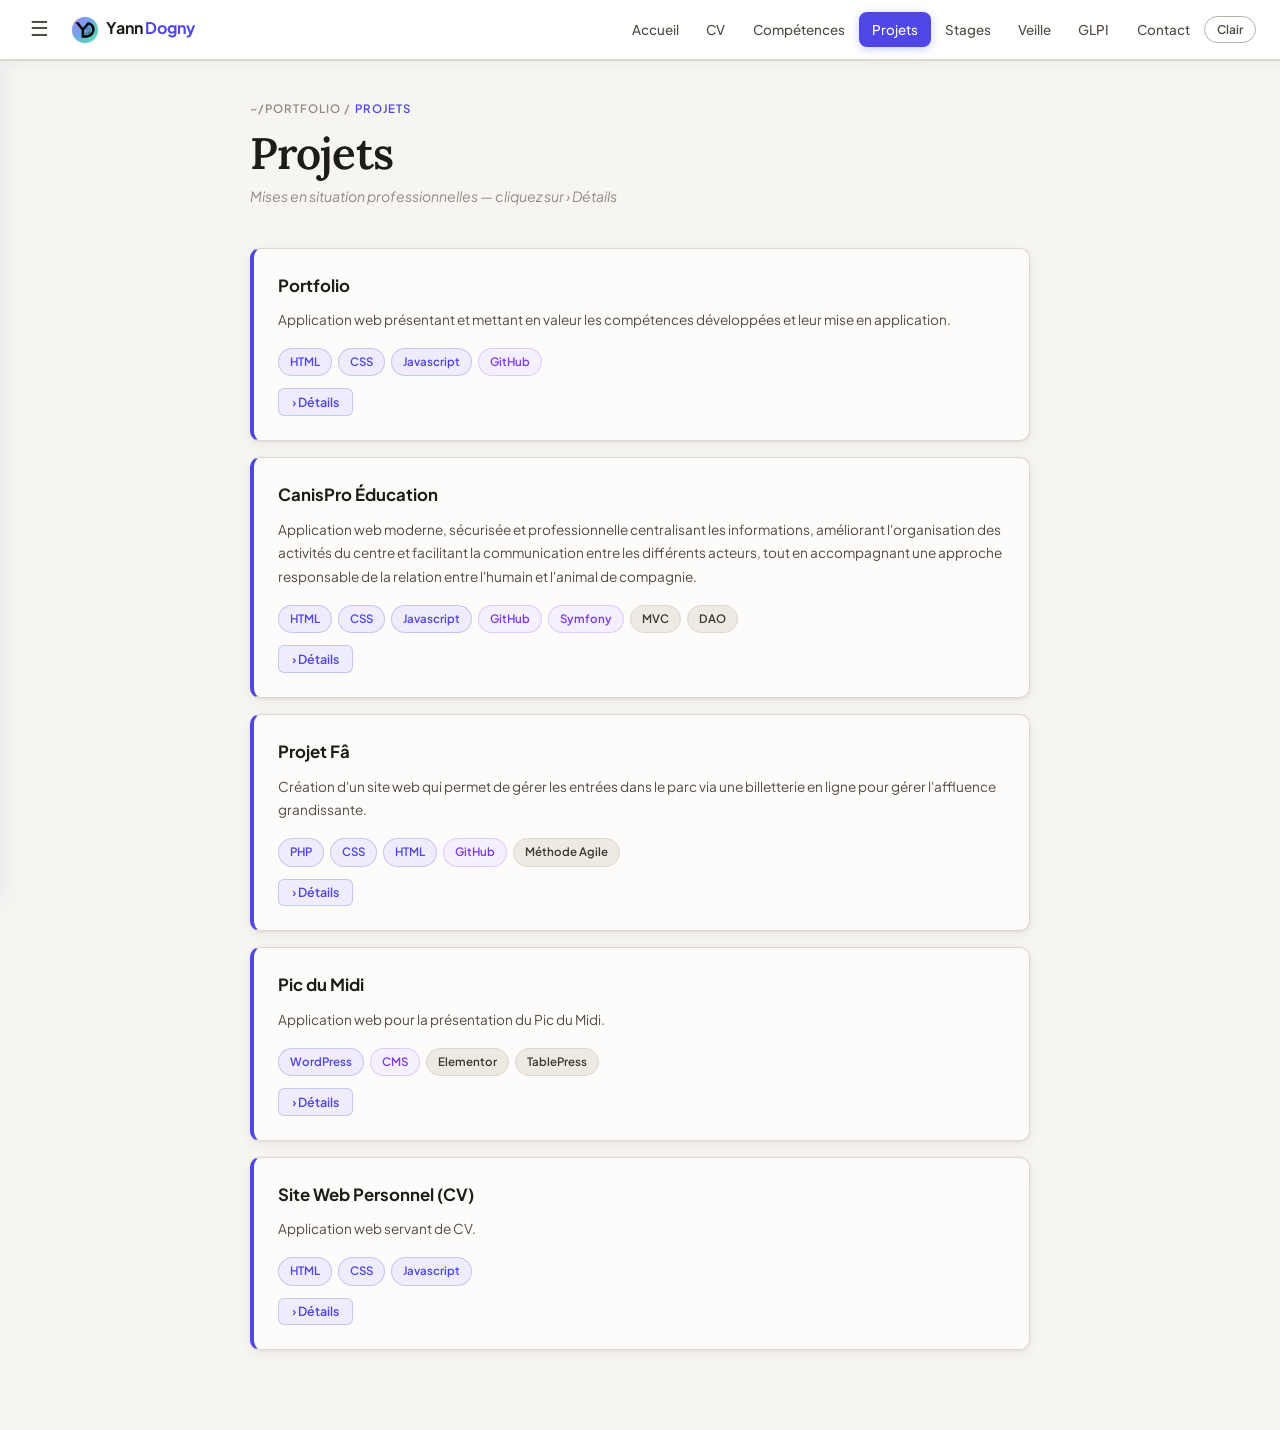
<file: pages/projets.html>
<!DOCTYPE html>
<html lang="fr">
<head>
  <meta charset="UTF-8"/>
  <link rel="icon" type="image/png" href="../image/Logo_YD.png"/>
  <meta name="viewport" content="width=device-width, initial-scale=1.0"/>
  <title>Projets</title>
  <link rel="stylesheet" href="../style.css"/>
  <style>
    /* Blocs de compétences dans les projets */
    .comp-blocks {
      display: flex;
      flex-direction: column;
      gap: 0.6rem;
      margin-top: 0.25rem;
    }
    .comp-bloc-group {
      border: 1px solid var(--border);
      border-radius: 8px;
      overflow: hidden;
    }
    .comp-bloc-header {
      display: flex;
      align-items: center;
      gap: 0.6rem;
      padding: 0.5rem 0.85rem;
      background: var(--bg3);
      border-bottom: 1px solid var(--border);
    }
    .comp-bloc-header .bloc-num {
      font-size: 0.65rem;
      font-weight: 700;
      letter-spacing: 0.1em;
      text-transform: uppercase;
      padding: 0.15rem 0.5rem;
      border-radius: 4px;
      white-space: nowrap;
    }
    .bloc-1 .bloc-num { background: #EBF0FB; color: #2D5DB5; }
    .bloc-2 .bloc-num { background: var(--accent-bg); color: var(--accent); }
    .bloc-3 .bloc-num { background: #FDF3E7; color: #A05C10; }
    .comp-bloc-header .bloc-title {
      font-size: 0.72rem;
      font-weight: 600;
      color: var(--ink3);
      text-transform: uppercase;
      letter-spacing: 0.07em;
    }
    .comp-bloc-items {
      padding: 0.6rem 0.85rem;
      display: flex;
      flex-direction: column;
      gap: 0.3rem;
    }
    .comp-item {
      display: flex;
      align-items: flex-start;
      gap: 0.6rem;
      font-size: 0.82rem;
      color: var(--ink2);
      line-height: 1.5;
    }
    .comp-item .comp-id {
      font-size: 0.7rem;
      font-weight: 600;
      white-space: nowrap;
      padding-top: 1px;
    }
    .bloc-1 .comp-id { color: #2D5DB5; }
    .bloc-2 .comp-id { color: var(--accent); }
    .bloc-3 .comp-id { color: #A05C10; }
  </style>
</head>
<body>

<!-- TOPBAR -->
<header class="topbar">
  <button class="sidebar-toggle" onclick="toggleSidebar()" aria-label="Menu">☰</button>
  <a href="../index.html" class="topbar-brand"><img src="../image/Logo_YD.png" alt="YD" style="height:28px;width:28px;border-radius:50%;object-fit:cover;margin-right:7px;vertical-align:middle;flex-shrink:0"/>Yann <span>Dogny</span></a>
    <ul class="topbar-nav">
    <li><a href="../index.html" class="">Accueil</a></li>
    <li><a href="cv.html" class="">CV</a></li>
    <li><a href="competences.html" class="">Compétences</a></li>
    <li><a href="projets.html" class="active">Projets</a></li>
    <li><a href="stages.html" class="">Stages</a></li>
    <li><a href="veille.html" class="">Veille</a></li>
    <li><a href="glpi.html" class="">GLPI</a></li>
    <li><a href="contact.html" class="">Contact</a></li>
  <button class="theme-toggle" onclick="toggleTheme()" id="topbar-theme-btn" aria-label="Changer le thème">
    <span class="toggle-label" id="topbar-theme-label">Clair</span>
  </button>
  </ul>
</header>

<!-- SIDEBAR OVERLAY -->
<div class="sidebar-overlay" id="overlay"></div>

<!-- SIDEBAR DRAWER -->
<nav class="sidebar" id="sidebar">
  <div style="display:flex;align-items:center;gap:9px;padding:0.75rem 0.75rem 0.65rem;border-bottom:1px solid var(--border);margin-bottom:0.5rem"><img src="../image/Logo_YD.png" alt="YD" style="height:34px;width:34px;border-radius:50%;object-fit:cover;flex-shrink:0"/><div><div style="font-size:0.875rem;font-weight:700;color:var(--ink);line-height:1.2">Yann Dogny</div><div style="font-size:0.68rem;color:var(--ink3)">BTS SIO SLAM</div></div></div>
    <div class="sidebar-section-label">Navigation</div>
  <a href="../index.html" class="nav-link">Accueil</a>
  <a href="cv.html" class="nav-link">CV</a>
  <a href="competences.html" class="nav-link">Compétences</a>
  <a href="projets.html" class="nav-link active">Projets</a>
  <a href="stages.html" class="nav-link">Stages</a>
  <a href="veille.html" class="nav-link">Veille</a>
  <a href="glpi.html" class="nav-link">GLPI</a>
  <a href="contact.html" class="nav-link">Contact</a>

  <div class="sidebar-divider"></div>
  <button class="sidebar-theme-toggle" onclick="toggleTheme()" id="sidebar-theme-btn" aria-label="Changer le thème">
    <span id="sidebar-theme-label">Mode sombre</span>
    <span class="tgl-track"><span class="tgl-thumb"></span></span>
  </button>

</nav>

<!-- MAIN -->
<main class="main">

  <div class="page-header">
    <div class="breadcrumb">~/portfolio / <span>projets</span></div>
    <h1>Projets</h1>
    <p class="sub">Mises en situation professionnelles — cliquez sur › Détails</p>
  </div>

  <!-- PORTFOLIO -->
  <div class="project-card">
    <h3>Portfolio</h3>
    <p>Application web présentant et mettant en valeur les compétences développées et leur mise en application.</p>
    <div class="tags">
      <span class="tag accent">HTML</span><span class="tag accent">CSS</span>
      <span class="tag accent">Javascript</span><span class="tag blue">GitHub</span>
    </div>
    <button class="expand-btn" onclick="toggleDetail('portfolio')">› Détails</button>
    <div class="detail-panel" id="dp-portfolio">
      <h4>Compétences mobilisées</h4>
      <div class="comp-blocks">
        <div class="comp-bloc-group bloc-1">
          <div class="comp-bloc-header">
            <span class="bloc-num">Bloc 1</span>
            <span class="bloc-title">Support et mise à disposition des services</span>
          </div>
          <div class="comp-bloc-items">
            <div class="comp-item"><span class="comp-id">1.3</span><span>Développement de la présence en ligne</span></div>
            <div class="comp-item"><span class="comp-id">1.4</span><span>Travail en mode projet</span></div>
            <div class="comp-item"><span class="comp-id">1.5</span><span>Mise à disposition d'un service aux utilisateurs</span></div>
            <div class="comp-item"><span class="comp-id">1.6</span><span>Organisation de son développement professionnel</span></div>
          </div>
        </div>
        <div class="comp-bloc-group bloc-2">
          <div class="comp-bloc-header">
            <span class="bloc-num">Bloc 2</span>
            <span class="bloc-title">Conception et développement d'applications</span>
          </div>
          <div class="comp-bloc-items">
            <div class="comp-item"><span class="comp-id">2.1</span><span>Conception et développement d'une solution applicative</span></div>
            <div class="comp-item"><span class="comp-id">2.2</span><span>Maintenance corrective ou évolutive</span></div>
          </div>
        </div>
      </div>
    </div>
  </div>

  <!-- CANISPRO -->
  <div class="project-card">
    <h3>CanisPro Éducation</h3>
    <p>Application web moderne, sécurisée et professionnelle centralisant les informations, améliorant l'organisation des activités du centre et facilitant la communication entre les différents acteurs, tout en accompagnant une approche responsable de la relation entre l'humain et l'animal de compagnie.</p>
    <div class="tags">
      <span class="tag accent">HTML</span><span class="tag accent">CSS</span>
      <span class="tag accent">Javascript</span><span class="tag blue">GitHub</span>
      <span class="tag blue">Symfony</span><span class="tag">MVC</span><span class="tag">DAO</span>
    </div>
    <button class="expand-btn" onclick="toggleDetail('canisPro')">› Détails</button>
    <div class="detail-panel" id="dp-canisPro">
      <h4>Compétences mobilisées</h4>
      <div class="comp-blocks">
        <div class="comp-bloc-group bloc-1">
          <div class="comp-bloc-header">
            <span class="bloc-num">Bloc 1</span>
            <span class="bloc-title">Support et mise à disposition des services</span>
          </div>
          <div class="comp-bloc-items">
            <div class="comp-item"><span class="comp-id">1.1</span><span>Gestion du patrimoine informatique</span></div>
            <div class="comp-item"><span class="comp-id">1.3</span><span>Développement de la présence en ligne</span></div>
            <div class="comp-item"><span class="comp-id">1.4</span><span>Travail en mode projet</span></div>
            <div class="comp-item"><span class="comp-id">1.5</span><span>Mise à disposition d'un service aux utilisateurs</span></div>
            <div class="comp-item"><span class="comp-id">1.6</span><span>Organisation de son développement professionnel</span></div>
          </div>
        </div>
        <div class="comp-bloc-group bloc-2">
          <div class="comp-bloc-header">
            <span class="bloc-num">Bloc 2</span>
            <span class="bloc-title">Conception et développement d'applications</span>
          </div>
          <div class="comp-bloc-items">
            <div class="comp-item"><span class="comp-id">2.1</span><span>Conception et développement d'une solution applicative</span></div>
            <div class="comp-item"><span class="comp-id">2.2</span><span>Maintenance corrective ou évolutive</span></div>
            <div class="comp-item"><span class="comp-id">2.3</span><span>Gestion des données</span></div>
          </div>
        </div>
        <div class="comp-bloc-group bloc-3">
          <div class="comp-bloc-header">
            <span class="bloc-num">Bloc 3</span>
            <span class="bloc-title">Cybersécurité des services informatiques</span>
          </div>
          <div class="comp-bloc-items">
            <div class="comp-item"><span class="comp-id">3.3</span><span>Sécurisation des équipements et des usages</span></div>
            <div class="comp-item"><span class="comp-id">3.5</span><span>Cybersécurisation d'une solution applicative</span></div>
          </div>
        </div>
      </div>
    </div>
  </div>

  <!-- PROJET FÂ -->
  <div class="project-card">
    <h3>Projet Fâ</h3>
    <p>Création d'un site web qui permet de gérer les entrées dans le parc via une billetterie en ligne pour gérer l'affluence grandissante.</p>
    <div class="tags">
      <span class="tag accent">PHP</span><span class="tag accent">CSS</span>
      <span class="tag accent">HTML</span><span class="tag blue">GitHub</span>
      <span class="tag">Méthode Agile</span>
    </div>
    <button class="expand-btn" onclick="toggleDetail('fa')">› Détails</button>
    <div class="detail-panel" id="dp-fa">
      <h4>Compétences mobilisées</h4>
      <div class="comp-blocks">
        <div class="comp-bloc-group bloc-1">
          <div class="comp-bloc-header">
            <span class="bloc-num">Bloc 1</span>
            <span class="bloc-title">Support et mise à disposition des services</span>
          </div>
          <div class="comp-bloc-items">
            <div class="comp-item"><span class="comp-id">1.3</span><span>Développement de la présence en ligne</span></div>
            <div class="comp-item"><span class="comp-id">1.4</span><span>Travail en mode projet — Agile / SCRUM</span></div>
          </div>
        </div>
        <div class="comp-bloc-group bloc-2">
          <div class="comp-bloc-header">
            <span class="bloc-num">Bloc 2</span>
            <span class="bloc-title">Conception et développement d'applications</span>
          </div>
          <div class="comp-bloc-items">
            <div class="comp-item"><span class="comp-id">2.1</span><span>Conception et développement d'une solution applicative</span></div>
            <div class="comp-item"><span class="comp-id">2.3</span><span>Gestion des données — modélisation et requêtes SQL</span></div>
          </div>
        </div>
      </div>
    </div>
  </div>

  <!-- PIC DU MIDI -->
  <div class="project-card">
    <h3>Pic du Midi</h3>
    <p>Application web pour la présentation du Pic du Midi.</p>
    <div class="tags">
      <span class="tag accent">WordPress</span><span class="tag blue">CMS</span>
      <span class="tag">Elementor</span><span class="tag">TablePress</span>
    </div>
    <button class="expand-btn" onclick="toggleDetail('pic')">› Détails</button>
    <div class="detail-panel" id="dp-pic">
      <h4>Compétences mobilisées</h4>
      <div class="comp-blocks">
        <div class="comp-bloc-group bloc-1">
          <div class="comp-bloc-header">
            <span class="bloc-num">Bloc 1</span>
            <span class="bloc-title">Support et mise à disposition des services</span>
          </div>
          <div class="comp-bloc-items">
            <div class="comp-item"><span class="comp-id">1.3</span><span>Développement de la présence en ligne</span></div>
            <div class="comp-item"><span class="comp-id">1.6</span><span>Organisation de son développement professionnel</span></div>
          </div>
        </div>
        <div class="comp-bloc-group bloc-2">
          <div class="comp-bloc-header">
            <span class="bloc-num">Bloc 2</span>
            <span class="bloc-title">Conception et développement d'applications</span>
          </div>
          <div class="comp-bloc-items">
            <div class="comp-item"><span class="comp-id">2.1</span><span>Conception et développement d'une solution applicative</span></div>
          </div>
        </div>
      </div>
    </div>
  </div>

  <!-- SITE WEB PERSONNEL -->
  <div class="project-card">
    <h3>Site Web Personnel (CV)</h3>
    <p>Application web servant de CV.</p>
    <div class="tags">
      <span class="tag accent">HTML</span><span class="tag accent">CSS</span>
      <span class="tag accent">Javascript</span>
    </div>
    <button class="expand-btn" onclick="toggleDetail('cv')">› Détails</button>
    <div class="detail-panel" id="dp-cv">
      <h4>Compétences mobilisées</h4>
      <div class="comp-blocks">
        <div class="comp-bloc-group bloc-1">
          <div class="comp-bloc-header">
            <span class="bloc-num">Bloc 1</span>
            <span class="bloc-title">Support et mise à disposition des services</span>
          </div>
          <div class="comp-bloc-items">
            <div class="comp-item"><span class="comp-id">1.3</span><span>Développement de la présence en ligne</span></div>
            <div class="comp-item"><span class="comp-id">1.6</span><span>Organisation de son développement professionnel</span></div>
          </div>
        </div>
        <div class="comp-bloc-group bloc-2">
          <div class="comp-bloc-header">
            <span class="bloc-num">Bloc 2</span>
            <span class="bloc-title">Conception et développement d'applications</span>
          </div>
          <div class="comp-bloc-items">
            <div class="comp-item"><span class="comp-id">2.1</span><span>Conception et développement d'une solution applicative</span></div>
          </div>
        </div>
      </div>
    </div>
  </div>

</main>

<div class="toast" id="toast"></div>
<script>
/* ── Theme ── */
(function(){
  const saved = localStorage.getItem('theme');
  if(saved === 'dark' || (!saved && window.matchMedia('(prefers-color-scheme: dark)').matches)){
    document.documentElement.setAttribute('data-theme','dark');
  }
})();

function syncThemeButtons(){
  const dark = document.documentElement.getAttribute('data-theme') === 'dark';
  const tl = document.getElementById('topbar-theme-label');
  const sl = document.getElementById('sidebar-theme-label');
  if(tl){ tl.textContent = dark ? 'Sombre' : 'Clair'; }
  if(sl){ sl.textContent = dark ? 'Mode clair' : 'Mode sombre'; }
}

function toggleTheme(){
  const dark = document.documentElement.getAttribute('data-theme') === 'dark';
  document.documentElement.setAttribute('data-theme', dark ? 'light' : 'dark');
  localStorage.setItem('theme', dark ? 'light' : 'dark');
  syncThemeButtons();
}

document.addEventListener('DOMContentLoaded', syncThemeButtons);

/* ── Sidebar ── */
function toggleSidebar(){
  document.getElementById('sidebar').classList.toggle('open');
  document.getElementById('overlay').classList.toggle('open');
}
document.getElementById('overlay').addEventListener('click',()=>{
  document.getElementById('sidebar').classList.remove('open');
  document.getElementById('overlay').classList.remove('open');
});

/* ── Toast / copy ── */
function showToast(msg){
  const t=document.getElementById('toast');
  t.textContent=msg; t.classList.add('show');
  setTimeout(()=>t.classList.remove('show'),2200);
}
function copyText(e,text){
  e.preventDefault(); e.stopPropagation();
  navigator.clipboard.writeText(text).then(()=>showToast('✓ Copié !'));
}
function toggleDetail(id){
  const el=document.getElementById('dp-'+id);
  const btn=el.previousElementSibling;
  el.classList.toggle('open');
  btn.innerHTML=el.classList.contains('open')?'✕ Fermer':'› Détails';
}
</script>
</body>
</html>
</file>
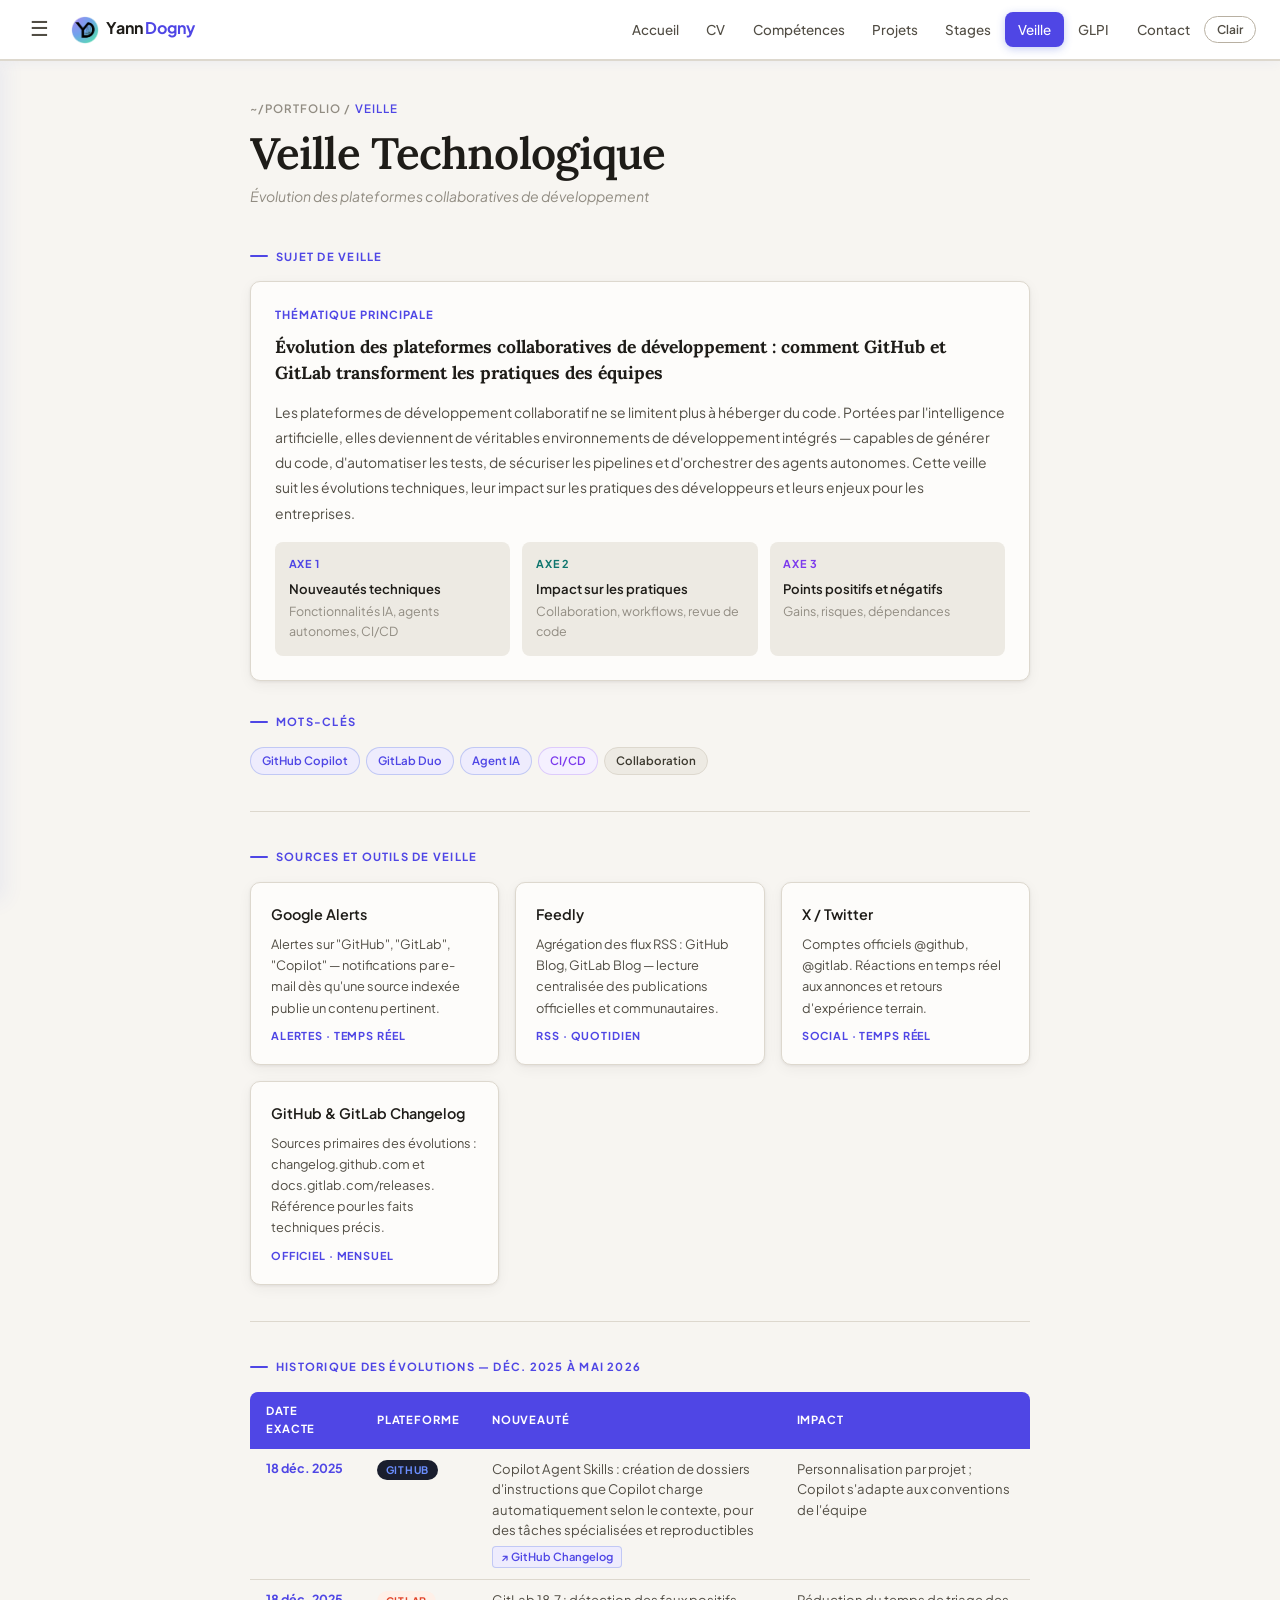
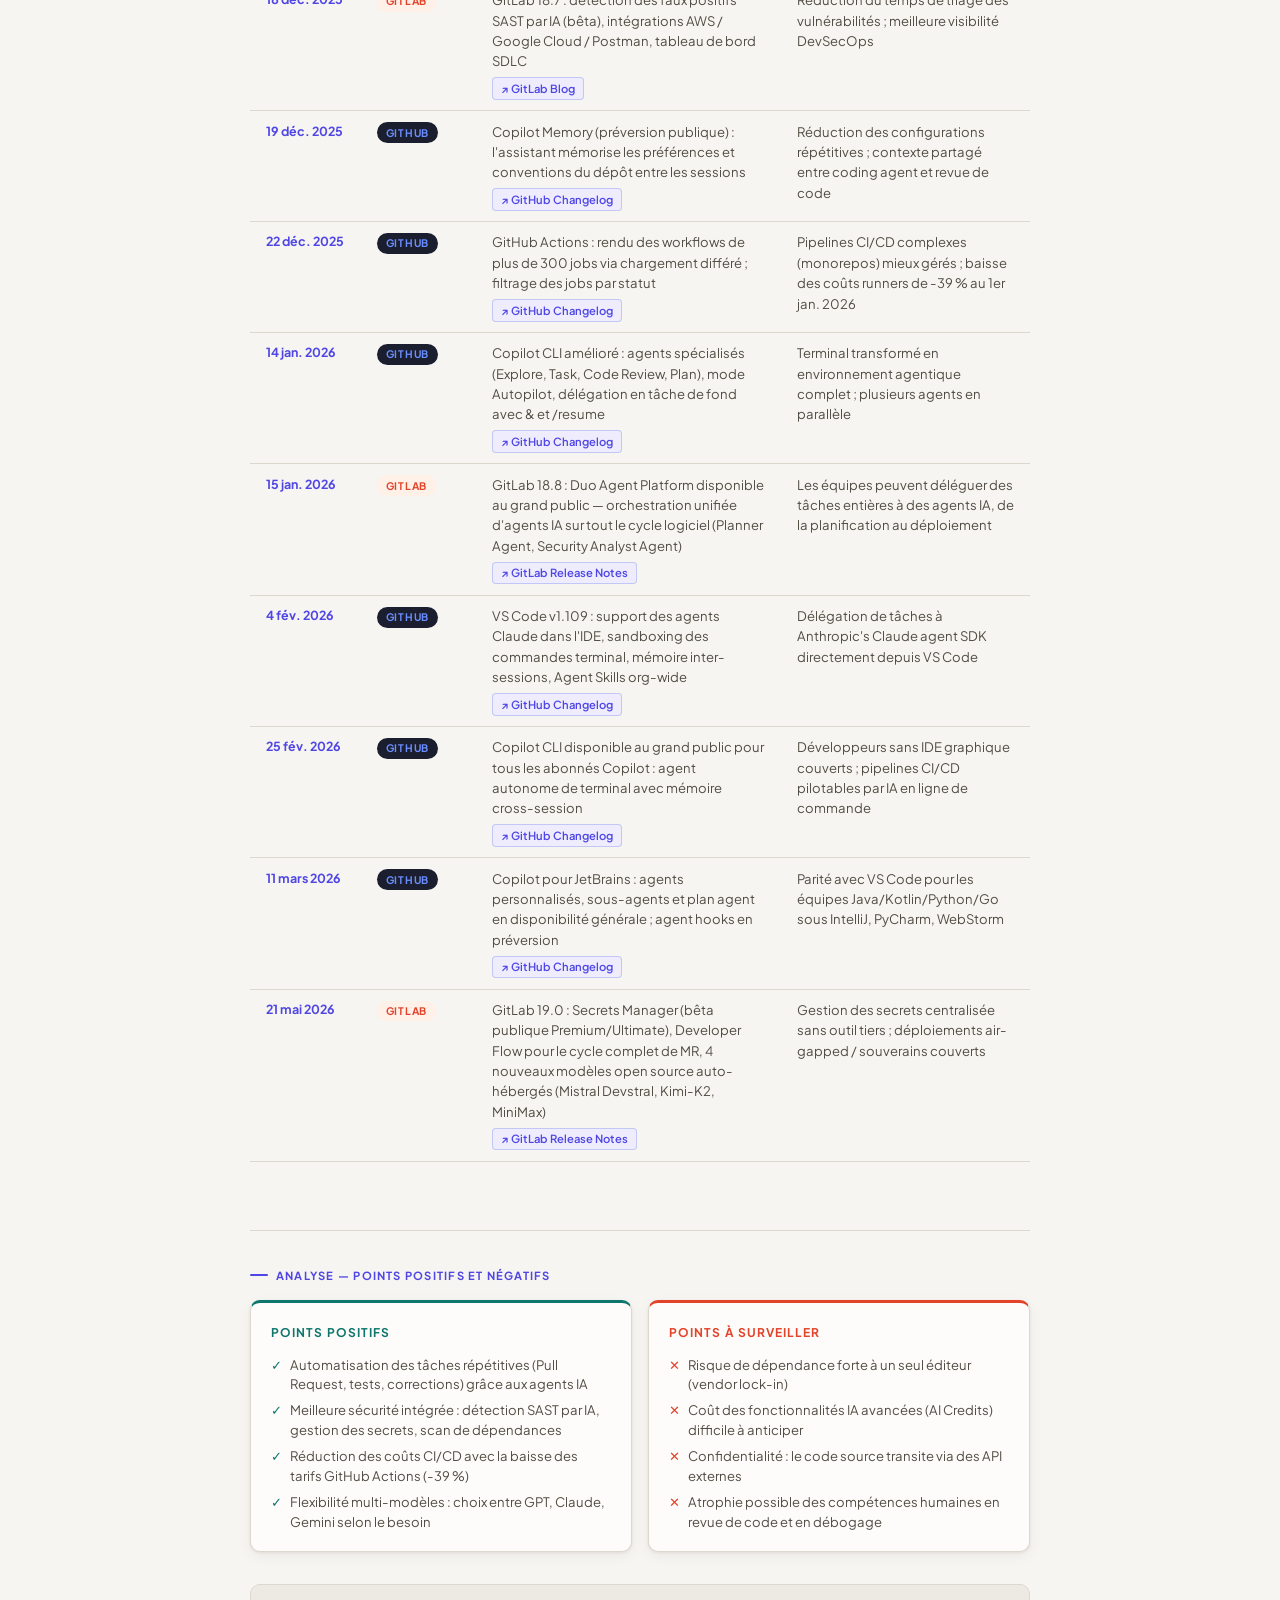
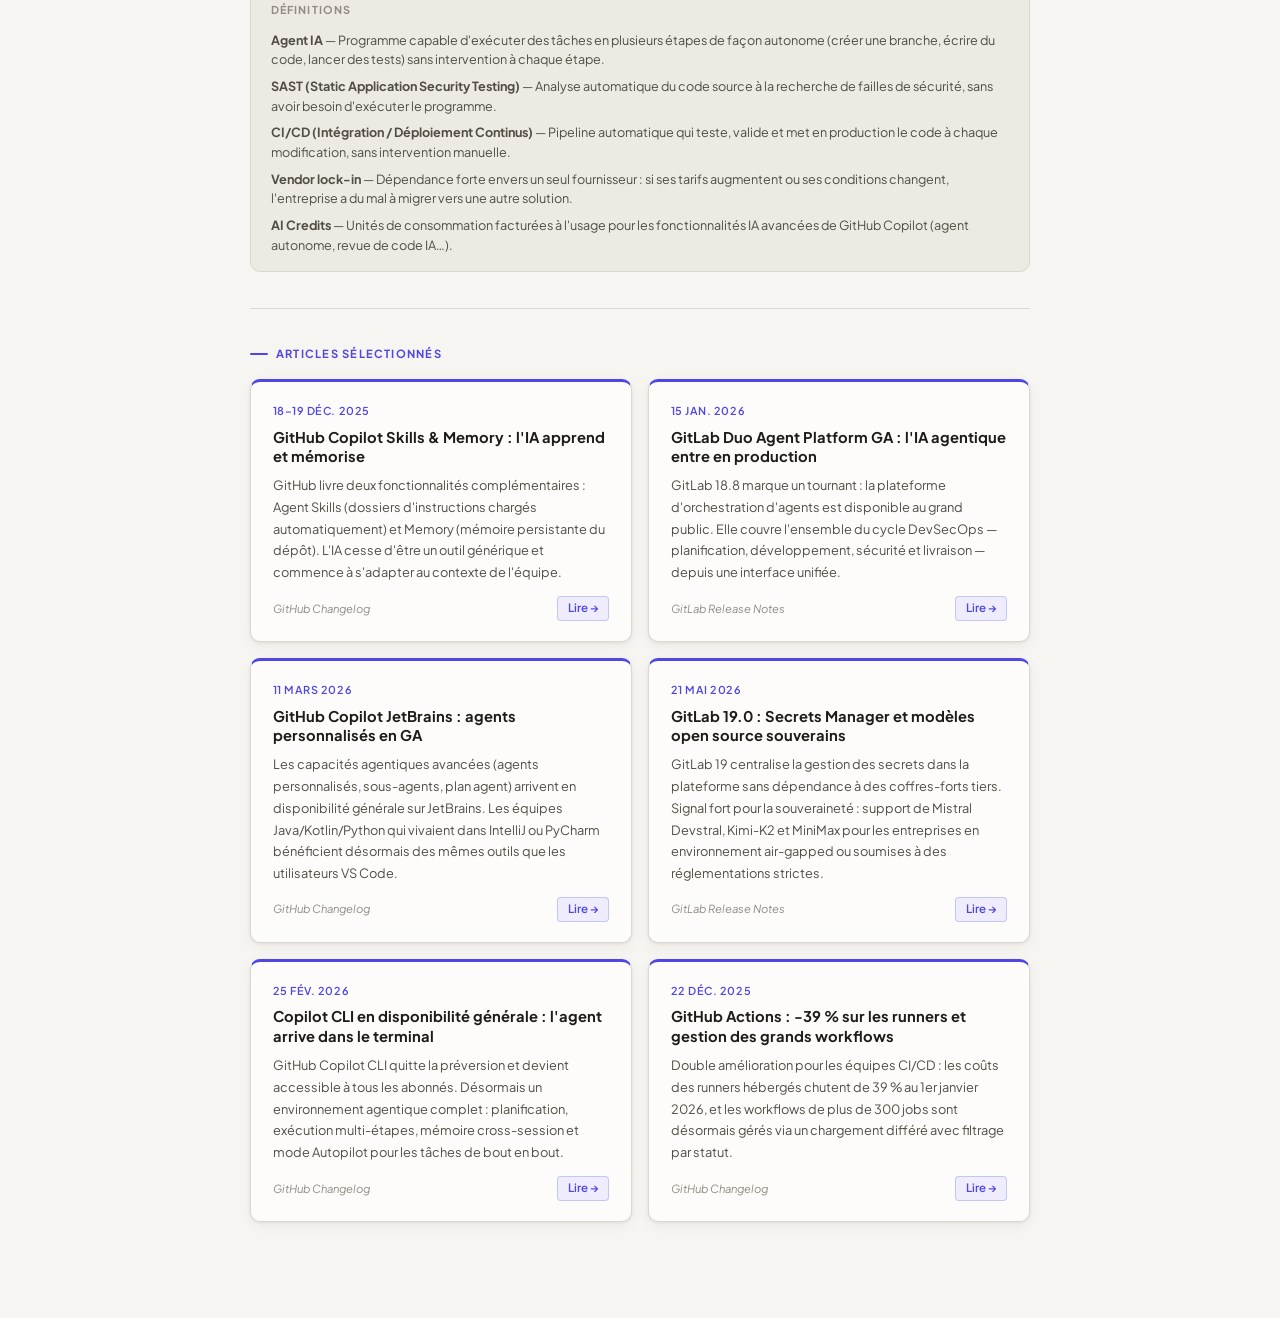
<file: pages/veille.html>
<!DOCTYPE html>
<html lang="fr">
<head>
  <meta charset="UTF-8"/>
  <link rel="icon" type="image/png" href="../image/Logo_YD.png"/>
  <meta name="viewport" content="width=device-width, initial-scale=1.0"/>
  <title>Veille</title>
  <link rel="stylesheet" href="../style.css"/>
  <style>
    /* ── Tableau historique ── */
    .histo-table { width:100%; border-collapse:collapse; font-size:0.82rem; margin-bottom:2rem; }
    .histo-table thead th {
      background:var(--accent); color:#fff;
      padding:0.65rem 1rem; text-align:left;
      font-size:0.7rem; font-weight:700;
      text-transform:uppercase; letter-spacing:0.08em;
    }
    .histo-table thead th:first-child { border-radius:8px 0 0 0; }
    .histo-table thead th:last-child  { border-radius:0 8px 0 0; }
    .histo-table tbody tr { border-bottom:1px solid var(--border); transition:background 0.12s; }
    .histo-table tbody tr:hover { background:var(--accent-bg); }
    .histo-table tbody td { padding:0.65rem 1rem; color:var(--ink2); vertical-align:top; line-height:1.55; }
    .histo-table tbody td:first-child { color:var(--accent); font-weight:700; white-space:nowrap; font-size:0.78rem; }
    .histo-table tbody td:nth-child(2) { font-weight:600; color:var(--ink); }
    .histo-table a.src-link {
      display:inline-flex; align-items:center; gap:0.25rem;
      font-size:0.7rem; color:var(--accent); font-weight:600;
      text-decoration:none; margin-top:0.35rem;
      border:1px solid rgba(59,91,219,0.25); border-radius:4px;
      padding:0.1rem 0.5rem; background:var(--accent-bg);
      transition:background 0.15s;
    }
    .histo-table a.src-link:hover { background:var(--accent); color:#fff; }
    .platform-badge {
      display:inline-block; font-size:0.65rem; font-weight:700;
      text-transform:uppercase; letter-spacing:0.07em;
      padding:0.15rem 0.55rem; border-radius:100px; margin-bottom:0.25rem;
    }
    .badge-gh { background:#1a1e2e; color:#6B8EFF; }
    .badge-gl { background:#FFF0E8; color:#E24329; }
    [data-theme="dark"] .badge-gh { background:rgba(107,142,255,0.15); }
    [data-theme="dark"] .badge-gl { background:rgba(226,67,41,0.15); }

    /* ── Articles ── */
    .article-grid { display:grid; grid-template-columns:repeat(auto-fit,minmax(260px,1fr)); gap:1rem; margin-bottom:2rem; }
    .article-card {
      background:var(--bg2); border:1px solid var(--border);
      border-radius:var(--radius); padding:1.25rem 1.35rem;
      box-shadow:var(--shadow); display:flex; flex-direction:column; gap:0.5rem;
      border-top:3px solid var(--accent);
      transition:transform 0.15s, box-shadow 0.15s;
    }
    .article-card:hover { transform:translateY(-2px); box-shadow:var(--shadow-md); }
    .article-card .art-date { font-size:0.68rem; font-weight:600; color:var(--accent); letter-spacing:0.05em; text-transform:uppercase; }
    .article-card h4 { font-size:0.92rem; font-weight:700; color:var(--ink); line-height:1.35; }
    .article-card p  { font-size:0.8rem; color:var(--ink2); line-height:1.7; flex:1; }
    .article-card .art-footer { display:flex; align-items:center; justify-content:space-between; gap:0.5rem; flex-wrap:wrap; margin-top:0.25rem; }
    .article-card .art-source { font-size:0.7rem; color:var(--ink3); font-style:italic; }
    .article-card a.art-link {
      font-size:0.72rem; font-weight:600; color:var(--accent);
      text-decoration:none; border:1px solid rgba(59,91,219,0.25);
      border-radius:4px; padding:0.15rem 0.6rem; background:var(--accent-bg);
      transition:background 0.15s; white-space:nowrap;
    }
    .article-card a.art-link:hover { background:var(--accent); color:#fff; }

    /* ── Analyse ── */
    .analysis-grid { display:grid; grid-template-columns:1fr 1fr; gap:1rem; margin-bottom:2rem; }
    .analysis-box { background:var(--bg2); border:1px solid var(--border); border-radius:var(--radius); padding:1.25rem; box-shadow:var(--shadow); }
    .analysis-box.plus  { border-top:3px solid var(--teal); }
    .analysis-box.minus { border-top:3px solid #E24329; }
    .analysis-box h4 { font-size:0.75rem; font-weight:700; text-transform:uppercase; letter-spacing:0.09em; margin-bottom:0.75rem; }
    .analysis-box.plus  h4 { color:var(--teal); }
    .analysis-box.minus h4 { color:#E24329; }
    .analysis-box ul { list-style:none; padding:0; display:flex; flex-direction:column; gap:0.4rem; }
    .analysis-box ul li { font-size:0.82rem; color:var(--ink2); display:flex; gap:0.5rem; line-height:1.5; }
    .analysis-box.plus  ul li::before { content:'✓'; color:var(--teal); font-weight:700; flex-shrink:0; }
    .analysis-box.minus ul li::before { content:'✕'; color:#E24329; font-weight:700; flex-shrink:0; }


    /* ── Glossaire ── */
    .glossaire {
      margin-top: 0.75rem;
      background: var(--bg3);
      border: 1px solid var(--border);
      border-radius: var(--radius);
      padding: 1rem 1.25rem;
    }
    .gloss-title {
      font-size: 0.68rem;
      font-weight: 700;
      text-transform: uppercase;
      letter-spacing: 0.1em;
      color: var(--ink3);
      margin-bottom: 0.75rem;
    }
    .gloss-grid {
      display: flex;
      flex-direction: column;
      gap: 0.45rem;
    }
    .gloss-item {
      display: flex;
      gap: 0.6rem;
      font-size: 0.79rem;
      color: var(--ink2);
      line-height: 1.55;
    }
    .gloss-sym {
      font-size: 0.75rem;
      font-weight: 700;
      color: var(--accent);
      min-width: 22px;
      padding-top: 1px;
      flex-shrink: 0;
    }
    .gloss-ref {
      font-size: 0.65rem;
      font-weight: 700;
      color: var(--accent);
      vertical-align: super;
      line-height: 0;
      margin-left: 1px;
    }
    @media(max-width:600px){
      .analysis-grid { grid-template-columns:1fr; }
      .histo-table td:nth-child(4) { display:none; }
      .histo-table th:nth-child(4) { display:none; }
    }
  </style>
</head>
<body>

<!-- TOPBAR -->
<header class="topbar">
  <button class="sidebar-toggle" onclick="toggleSidebar()" aria-label="Menu">☰</button>
  <a href="../index.html" class="topbar-brand"><img src="../image/Logo_YD.png" alt="YD" style="height:28px;width:28px;border-radius:50%;object-fit:cover;margin-right:7px;vertical-align:middle;flex-shrink:0"/>Yann <span>Dogny</span></a>
  <ul class="topbar-nav">
    <li><a href="../index.html" class="">Accueil</a></li>
    <li><a href="cv.html" class="">CV</a></li>
    <li><a href="competences.html" class="">Compétences</a></li>
    <li><a href="projets.html" class="">Projets</a></li>
    <li><a href="stages.html" class="">Stages</a></li>
    <li><a href="veille.html" class="active">Veille</a></li>
    <li><a href="glpi.html" class="">GLPI</a></li>
    <li><a href="contact.html" class="">Contact</a></li>
  <button class="theme-toggle" onclick="toggleTheme()" id="topbar-theme-btn" aria-label="Changer le thème">
    <span class="toggle-label" id="topbar-theme-label">Clair</span>
  </button>
  </ul>
</header>

<div class="sidebar-overlay" id="overlay"></div>
<nav class="sidebar" id="sidebar">
  <div style="display:flex;align-items:center;gap:9px;padding:0.75rem 0.75rem 0.65rem;border-bottom:1px solid var(--border);margin-bottom:0.5rem"><img src="../image/Logo_YD.png" alt="YD" style="height:34px;width:34px;border-radius:50%;object-fit:cover;flex-shrink:0"/><div><div style="font-size:0.875rem;font-weight:700;color:var(--ink);line-height:1.2">Yann Dogny</div><div style="font-size:0.68rem;color:var(--ink3)">BTS SIO SLAM</div></div></div>
  <div class="sidebar-section-label">Navigation</div>
  <a href="../index.html" class="nav-link">Accueil</a>
  <a href="cv.html" class="nav-link">CV</a>
  <a href="competences.html" class="nav-link">Compétences</a>
  <a href="projets.html" class="nav-link">Projets</a>
  <a href="stages.html" class="nav-link">Stages</a>
  <a href="veille.html" class="nav-link active">Veille</a>
  <a href="glpi.html" class="nav-link">GLPI</a>
  <a href="contact.html" class="nav-link">Contact</a>
  <div class="sidebar-divider"></div>
  <button class="sidebar-theme-toggle" onclick="toggleTheme()" id="sidebar-theme-btn" aria-label="Changer le thème">
    <span id="sidebar-theme-label">Mode sombre</span>
    <span class="tgl-track"><span class="tgl-thumb"></span></span>
  </button>
</nav>

<main class="main">

  <div class="page-header">
    <div class="breadcrumb">~/portfolio / <span>veille</span></div>
    <h1>Veille Technologique</h1>
    <p class="sub">Évolution des plateformes collaboratives de développement</p>
  </div>

  <!-- SUJET -->
  <div class="section-label">Sujet de veille</div>
  <div class="card" style="margin-bottom:2rem">
    <div style="font-size:0.7rem;font-weight:700;text-transform:uppercase;letter-spacing:0.09em;color:var(--accent);margin-bottom:0.6rem">Thématique principale</div>
    <h3 style="font-family:var(--serif);font-size:1.1rem;color:var(--ink);line-height:1.5;margin-bottom:0.85rem">
      Évolution des plateformes collaboratives de développement : comment GitHub et GitLab transforment les pratiques des équipes
    </h3>
    <p style="font-size:0.87rem;color:var(--ink2);line-height:1.8;margin-bottom:1rem">
      Les plateformes de développement collaboratif ne se limitent plus à héberger du code. Portées par l'intelligence artificielle, elles deviennent de véritables environnements de développement intégrés — capables de générer du code, d'automatiser les tests, de sécuriser les pipelines et d'orchestrer des agents autonomes. Cette veille suit les évolutions techniques, leur impact sur les pratiques des développeurs et leurs enjeux pour les entreprises.
    </p>
    <div style="display:grid;grid-template-columns:repeat(3,1fr);gap:0.75rem;font-size:0.82rem">
      <div style="background:var(--bg3);border-radius:8px;padding:0.85rem">
        <div style="font-size:0.68rem;font-weight:700;text-transform:uppercase;letter-spacing:0.08em;color:var(--accent);margin-bottom:0.35rem">Axe 1</div>
        <div style="color:var(--ink);font-weight:600">Nouveautés techniques</div>
        <div style="color:var(--ink3);font-size:0.78rem;margin-top:0.2rem">Fonctionnalités IA, agents autonomes, CI/CD</div>
      </div>
      <div style="background:var(--bg3);border-radius:8px;padding:0.85rem">
        <div style="font-size:0.68rem;font-weight:700;text-transform:uppercase;letter-spacing:0.08em;color:var(--teal);margin-bottom:0.35rem">Axe 2</div>
        <div style="color:var(--ink);font-weight:600">Impact sur les pratiques</div>
        <div style="color:var(--ink3);font-size:0.78rem;margin-top:0.2rem">Collaboration, workflows, revue de code</div>
      </div>
      <div style="background:var(--bg3);border-radius:8px;padding:0.85rem">
        <div style="font-size:0.68rem;font-weight:700;text-transform:uppercase;letter-spacing:0.08em;color:var(--purple);margin-bottom:0.35rem">Axe 3</div>
        <div style="color:var(--ink);font-weight:600">Points positifs et négatifs</div>
        <div style="color:var(--ink3);font-size:0.78rem;margin-top:0.2rem">Gains, risques, dépendances</div>
      </div>
    </div>
  </div>

  <!-- MOTS-CLÉS -->
  <div class="section-label">Mots-clés</div>
  <div class="tags" style="margin-bottom:2rem">
    <span class="tag accent">GitHub Copilot</span>
    <span class="tag accent">GitLab Duo</span>
    <span class="tag accent">Agent IA</span>
    <span class="tag blue">CI/CD</span>
    <span class="tag">Collaboration</span>
  </div>

  <hr class="soft"/>

  <!-- SOURCES -->
  <div class="section-label">Sources et outils de veille</div>
  <div class="source-grid" style="margin-bottom:2rem">
    <div class="source-card">
      <h4>Google Alerts</h4>
      <p>Alertes sur "GitHub", "GitLab", "Copilot" — notifications par e-mail dès qu'une source indexée publie un contenu pertinent.</p>
      <span class="src-type">Alertes · Temps réel</span>
    </div>
    <div class="source-card">
      <h4>Feedly</h4>
      <p>Agrégation des flux RSS : GitHub Blog, GitLab Blog — lecture centralisée des publications officielles et communautaires.</p>
      <span class="src-type">RSS · Quotidien</span>
    </div>
    <div class="source-card">
      <h4>X / Twitter</h4>
      <p>Comptes officiels @github, @gitlab. Réactions en temps réel aux annonces et retours d'expérience terrain.</p>
      <span class="src-type">Social · Temps réel</span>
    </div>
    <div class="source-card">
      <h4>GitHub &amp; GitLab Changelog</h4>
      <p>Sources primaires des évolutions : changelog.github.com et docs.gitlab.com/releases. Référence pour les faits techniques précis.</p>
      <span class="src-type">Officiel · Mensuel</span>
    </div>
  </div>

  <hr class="soft"/>

  <!-- TABLEAU HISTORIQUE -->
  <div class="section-label">Historique des évolutions — déc. 2025 à mai 2026</div>

  <div class="histo-table-wrap" style="overflow-x:auto;margin-bottom:2rem">
    <table class="histo-table">
      <thead>
        <tr>
          <th>Date exacte</th>
          <th>Plateforme</th>
          <th>Nouveauté</th>
          <th>Impact</th>
        </tr>
      </thead>
      <tbody><tr>
          <td>18 déc. 2025</td>
          <td><span class="platform-badge badge-gh">GitHub</span></td>
          <td>
            Copilot Agent Skills : création de dossiers d'instructions que Copilot charge automatiquement selon le contexte, pour des tâches spécialisées et reproductibles
            <br><a class="src-link" href="https://github.blog/changelog/2025-12-18-github-copilot-now-supports-agent-skills/" target="_blank">↗ GitHub Changelog</a>
          </td>
          <td>Personnalisation par projet ; Copilot s'adapte aux conventions de l'équipe</td>
        </tr>
        <tr>
          <td>18 déc. 2025</td>
          <td><span class="platform-badge badge-gl">GitLab</span></td>
          <td>
            GitLab 18.7 : détection des faux positifs SAST par IA (bêta), intégrations AWS / Google Cloud / Postman, tableau de bord SDLC
            <br><a class="src-link" href="https://about.gitlab.com/blog/gitlab-18-7-advancing-ai-automation/" target="_blank">↗ GitLab Blog</a>
          </td>
          <td>Réduction du temps de triage des vulnérabilités ; meilleure visibilité DevSecOps</td>
        </tr>
        <tr>
          <td>19 déc. 2025</td>
          <td><span class="platform-badge badge-gh">GitHub</span></td>
          <td>
            Copilot Memory (préversion publique) : l'assistant mémorise les préférences et conventions du dépôt entre les sessions
            <br><a class="src-link" href="https://github.blog/changelog/2025-12-19-copilot-memory-early-access-for-pro-and-pro/" target="_blank">↗ GitHub Changelog</a>
          </td>
          <td>Réduction des configurations répétitives ; contexte partagé entre coding agent et revue de code</td>
        </tr>
        <tr>
          <td>22 déc. 2025</td>
          <td><span class="platform-badge badge-gh">GitHub</span></td>
          <td>
            GitHub Actions : rendu des workflows de plus de 300 jobs via chargement différé ; filtrage des jobs par statut
            <br><a class="src-link" href="https://github.blog/changelog/2025-12-22-improved-performance-for-github-actions-workflows-page/" target="_blank">↗ GitHub Changelog</a>
          </td>
          <td>Pipelines CI/CD complexes (monorepos) mieux gérés ; baisse des coûts runners de -39 % au 1er jan. 2026</td>
        </tr>
        <tr>
          <td>14 jan. 2026</td>
          <td><span class="platform-badge badge-gh">GitHub</span></td>
          <td>
            Copilot CLI amélioré : agents spécialisés (Explore, Task, Code Review, Plan), mode Autopilot, délégation en tâche de fond avec &amp; et /resume
            <br><a class="src-link" href="https://github.blog/changelog/2026-01-14-github-copilot-cli-enhanced-agents-context-management-and-new-ways-to-install/" target="_blank">↗ GitHub Changelog</a>
          </td>
          <td>Terminal transformé en environnement agentique complet ; plusieurs agents en parallèle</td>
        </tr>
        <tr>
          <td>15 jan. 2026</td>
          <td><span class="platform-badge badge-gl">GitLab</span></td>
          <td>
            GitLab 18.8 : Duo Agent Platform disponible au grand public — orchestration unifiée d'agents IA sur tout le cycle logiciel (Planner Agent, Security Analyst Agent)
            <br><a class="src-link" href="https://docs.gitlab.com/releases/18/gitlab-18-8-released/" target="_blank">↗ GitLab Release Notes</a>
          </td>
          <td>Les équipes peuvent déléguer des tâches entières à des agents IA, de la planification au déploiement</td>
        </tr>
        <tr>
          <td>4 fév. 2026</td>
          <td><span class="platform-badge badge-gh">GitHub</span></td>
          <td>
            VS Code v1.109 : support des agents Claude dans l'IDE, sandboxing des commandes terminal, mémoire inter-sessions, Agent Skills org-wide
            <br><a class="src-link" href="https://github.blog/changelog/2026-02-04-github-copilot-in-visual-studio-code-v1-109-january-release/" target="_blank">↗ GitHub Changelog</a>
          </td>
          <td>Délégation de tâches à Anthropic's Claude agent SDK directement depuis VS Code</td>
        </tr>
        <tr>
          <td>25 fév. 2026</td>
          <td><span class="platform-badge badge-gh">GitHub</span></td>
          <td>
            Copilot CLI disponible au grand public pour tous les abonnés Copilot : agent autonome de terminal avec mémoire cross-session
            <br><a class="src-link" href="https://github.blog/changelog/2026-02-25-github-copilot-cli-is-now-generally-available/" target="_blank">↗ GitHub Changelog</a>
          </td>
          <td>Développeurs sans IDE graphique couverts ; pipelines CI/CD pilotables par IA en ligne de commande</td>
        </tr>
        <tr>
          <td>11 mars 2026</td>
          <td><span class="platform-badge badge-gh">GitHub</span></td>
          <td>
            Copilot pour JetBrains : agents personnalisés, sous-agents et plan agent en disponibilité générale ; agent hooks en préversion
            <br><a class="src-link" href="https://github.blog/changelog/2026-03-11-major-agentic-capabilities-improvements-in-github-copilot-for-jetbrains-ides/" target="_blank">↗ GitHub Changelog</a>
          </td>
          <td>Parité avec VS Code pour les équipes Java/Kotlin/Python/Go sous IntelliJ, PyCharm, WebStorm</td>
        </tr>
        <tr>
          <td>21 mai 2026</td>
          <td><span class="platform-badge badge-gl">GitLab</span></td>
          <td>
            GitLab 19.0 : Secrets Manager (bêta publique Premium/Ultimate), Developer Flow pour le cycle complet de MR, 4 nouveaux modèles open source auto-hébergés (Mistral Devstral, Kimi-K2, MiniMax)
            <br><a class="src-link" href="https://docs.gitlab.com/releases/19/gitlab-19-0-released/" target="_blank">↗ GitLab Release Notes</a>
          </td>
          <td>Gestion des secrets centralisée sans outil tiers ; déploiements air-gapped / souverains couverts</td>
        </tr>
      </tbody>
    </table>
  </div>

  <hr class="soft"/>

  <!-- ANALYSE -->
  <div class="section-label">Analyse — points positifs et négatifs</div>
  <div class="analysis-grid">
    <div class="analysis-box plus">
      <h4>Points positifs</h4>
      <ul>
        <li>Automatisation des tâches répétitives (Pull Request, tests, corrections) grâce aux agents IA</li>
        <li>Meilleure sécurité intégrée : détection SAST par IA, gestion des secrets, scan de dépendances</li>
        <li>Réduction des coûts CI/CD avec la baisse des tarifs GitHub Actions (-39 %)</li>
        <li>Flexibilité multi-modèles : choix entre GPT, Claude, Gemini selon le besoin</li>
      </ul>
    </div>
    <div class="analysis-box minus">
      <h4>Points à surveiller</h4>
      <ul>
        <li>Risque de dépendance forte à un seul éditeur (vendor lock-in)</li>
        <li>Coût des fonctionnalités IA avancées (AI Credits) difficile à anticiper</li>
        <li>Confidentialité : le code source transite via des API externes</li>
        <li>Atrophie possible des compétences humaines en revue de code et en débogage</li>
      </ul>
    </div>
  </div>

  <!-- GLOSSAIRE -->
  <div class="glossaire">
    <div class="gloss-title">Définitions</div>
    <div class="gloss-grid">
      <div class="gloss-item"><span><strong>Agent IA</strong> — Programme capable d'exécuter des tâches en plusieurs étapes de façon autonome (créer une branche, écrire du code, lancer des tests) sans intervention à chaque étape.</span></div>
      <div class="gloss-item"><span><strong>SAST (Static Application Security Testing)</strong> — Analyse automatique du code source à la recherche de failles de sécurité, sans avoir besoin d'exécuter le programme.</span></div>
      <div class="gloss-item"><span><strong>CI/CD (Intégration / Déploiement Continus)</strong> — Pipeline automatique qui teste, valide et met en production le code à chaque modification, sans intervention manuelle.</span></div>
      <div class="gloss-item"><span><strong>Vendor lock-in</strong> — Dépendance forte envers un seul fournisseur : si ses tarifs augmentent ou ses conditions changent, l'entreprise a du mal à migrer vers une autre solution.</span></div>
      <div class="gloss-item"><span><strong>AI Credits</strong> — Unités de consommation facturées à l'usage pour les fonctionnalités IA avancées de GitHub Copilot (agent autonome, revue de code IA…).</span></div>
    </div>
  </div>

  <hr class="soft"/>

  <!-- ARTICLES -->
  <div class="section-label">Articles sélectionnés</div>
  <div class="article-grid">
    <div class="article-card">
      <span class="art-date">18–19 déc. 2025</span>
      <h4>GitHub Copilot Skills &amp; Memory : l'IA apprend et mémorise</h4>
      <p>GitHub livre deux fonctionnalités complémentaires : Agent Skills (dossiers d'instructions chargés automatiquement) et Memory (mémoire persistante du dépôt). L'IA cesse d'être un outil générique et commence à s'adapter au contexte de l'équipe.</p>
      <div class="art-footer">
        <span class="art-source">GitHub Changelog</span>
        <a class="art-link" href="https://github.blog/changelog/2025-12-18-github-copilot-now-supports-agent-skills/" target="_blank">Lire →</a>
      </div>
    </div>
    <div class="article-card">
      <span class="art-date">15 jan. 2026</span>
      <h4>GitLab Duo Agent Platform GA : l'IA agentique entre en production</h4>
      <p>GitLab 18.8 marque un tournant : la plateforme d'orchestration d'agents est disponible au grand public. Elle couvre l'ensemble du cycle DevSecOps — planification, développement, sécurité et livraison — depuis une interface unifiée.</p>
      <div class="art-footer">
        <span class="art-source">GitLab Release Notes</span>
        <a class="art-link" href="https://docs.gitlab.com/releases/18/gitlab-18-8-released/" target="_blank">Lire →</a>
      </div>
    </div>
    <div class="article-card">
      <span class="art-date">11 mars 2026</span>
      <h4>GitHub Copilot JetBrains : agents personnalisés en GA</h4>
      <p>Les capacités agentiques avancées (agents personnalisés, sous-agents, plan agent) arrivent en disponibilité générale sur JetBrains. Les équipes Java/Kotlin/Python qui vivaient dans IntelliJ ou PyCharm bénéficient désormais des mêmes outils que les utilisateurs VS Code.</p>
      <div class="art-footer">
        <span class="art-source">GitHub Changelog</span>
        <a class="art-link" href="https://github.blog/changelog/2026-03-11-major-agentic-capabilities-improvements-in-github-copilot-for-jetbrains-ides/" target="_blank">Lire →</a>
      </div>
    </div>
    <div class="article-card">
      <span class="art-date">21 mai 2026</span>
      <h4>GitLab 19.0 : Secrets Manager et modèles open source souverains</h4>
      <p>GitLab 19 centralise la gestion des secrets dans la plateforme sans dépendance à des coffres-forts tiers. Signal fort pour la souveraineté : support de Mistral Devstral, Kimi-K2 et MiniMax pour les entreprises en environnement air-gapped ou soumises à des réglementations strictes.</p>
      <div class="art-footer">
        <span class="art-source">GitLab Release Notes</span>
        <a class="art-link" href="https://docs.gitlab.com/releases/19/gitlab-19-0-released/" target="_blank">Lire →</a>
      </div>
    </div>
    <div class="article-card">
      <span class="art-date">25 fév. 2026</span>
      <h4>Copilot CLI en disponibilité générale : l'agent arrive dans le terminal</h4>
      <p>GitHub Copilot CLI quitte la préversion et devient accessible à tous les abonnés. Désormais un environnement agentique complet : planification, exécution multi-étapes, mémoire cross-session et mode Autopilot pour les tâches de bout en bout.</p>
      <div class="art-footer">
        <span class="art-source">GitHub Changelog</span>
        <a class="art-link" href="https://github.blog/changelog/2026-02-25-github-copilot-cli-is-now-generally-available/" target="_blank">Lire →</a>
      </div>
    </div>
    <div class="article-card">
      <span class="art-date">22 déc. 2025</span>
      <h4>GitHub Actions : -39 % sur les runners et gestion des grands workflows</h4>
      <p>Double amélioration pour les équipes CI/CD : les coûts des runners hébergés chutent de 39 % au 1er janvier 2026, et les workflows de plus de 300 jobs sont désormais gérés via un chargement différé avec filtrage par statut.</p>
      <div class="art-footer">
        <span class="art-source">GitHub Changelog</span>
        <a class="art-link" href="https://github.blog/changelog/2025-12-22-improved-performance-for-github-actions-workflows-page/" target="_blank">Lire →</a>
      </div>
    </div>
  </div>

</main>

<div class="toast" id="toast"></div>
<script>
(function(){
  const saved = localStorage.getItem('theme');
  if(saved === 'dark' || (!saved && window.matchMedia('(prefers-color-scheme: dark)').matches)){
    document.documentElement.setAttribute('data-theme','dark');
  }
})();
function syncThemeButtons(){
  const dark = document.documentElement.getAttribute('data-theme') === 'dark';
  const tl = document.getElementById('topbar-theme-label');
  const sl = document.getElementById('sidebar-theme-label');
  if(tl){ tl.textContent = dark ? 'Sombre' : 'Clair'; }
  if(sl){ sl.textContent = dark ? 'Mode clair' : 'Mode sombre'; }
}
function toggleTheme(){
  const dark = document.documentElement.getAttribute('data-theme') === 'dark';
  document.documentElement.setAttribute('data-theme', dark ? 'light' : 'dark');
  localStorage.setItem('theme', dark ? 'light' : 'dark');
  syncThemeButtons();
}
document.addEventListener('DOMContentLoaded', syncThemeButtons);
function toggleSidebar(){
  document.getElementById('sidebar').classList.toggle('open');
  document.getElementById('overlay').classList.toggle('open');
}
document.getElementById('overlay').addEventListener('click',()=>{
  document.getElementById('sidebar').classList.remove('open');
  document.getElementById('overlay').classList.remove('open');
});
function showToast(msg){
  const t=document.getElementById('toast');
  t.textContent=msg; t.classList.add('show');
  setTimeout(()=>t.classList.remove('show'),2200);
}
function copyText(e,text){
  e.preventDefault(); e.stopPropagation();
  navigator.clipboard.writeText(text).then(()=>showToast('✓ Copié !'));
}
function toggleDetail(id){
  const el=document.getElementById('dp-'+id);
  const btn=el.previousElementSibling;
  el.classList.toggle('open');
  btn.innerHTML=el.classList.contains('open')?'✕ Fermer':'› Détails';
}
</script>
</body>
</html>
</file>
<file: style.css>
@import url('https://fonts.googleapis.com/css2?family=Plus+Jakarta+Sans:wght@300;400;500;600;700&family=Lora:ital,wght@0,400;0,600;1,400&display=swap');

*, *::before, *::after { box-sizing: border-box; margin: 0; padding: 0; }

:root {
  /* ── Palette principale — clair chaud (crème & slate) ── */
  --bg:          #F7F5F1;        /* fond crème très doux */
  --bg2:         #FDFCFA;        /* cartes blanc cassé */
  --bg3:         #EDEAE3;        /* fond alterné sable */
  --border:      #DDD8CE;        /* bordures sable clair */
  --border2:     #B8B0A2;        /* bordures plus marquées */

  /* ── Texte — brun ardoise ── */
  --ink:         #1E1C18;        /* quasi-noir chaud */
  --ink2:        #514D44;        /* gris-brun */
  --ink3:        #918C82;        /* gris sable */

  /* ── Accent principal : indigo teinté bordeaux ── */
  --accent:      #4F46E5;        /* indigo vif */
  --accent-bg:   #EEECFD;        /* fond accent très pâle mauve */
  --accent2:     #3730A3;        /* indigo foncé */

  /* ── Accent secondaire : violet prune ── */
  --purple:      #7C3AED;
  --purple-bg:   #F5F0FF;

  /* ── Accent tertiaire : vert sauge ── */
  --teal:        #0F766E;        /* teal légèrement plus foncé */
  --teal-bg:     #F0FDF9;

  /* ── Blocs compétences ── */
  --bloc1-bg:    #EEECFD;  --bloc1-txt: #4F46E5;
  --bloc2-bg:    #F0FDF9;  --bloc2-txt: #0F766E;
  --bloc3-bg:    #FFF7ED;  --bloc3-txt: #C2410C;

  /* ── Tags ── */
  --tag-bg:      #EDEAE3;
  --tag-text:    #3D3A30;

  /* ── Misc ── */
  --sidebar-w:   240px;
  --topbar-h:    60px;
  --sans:        'Plus Jakarta Sans', system-ui, sans-serif;
  --serif:       'Lora', Georgia, serif;
  --radius:      10px;
  --shadow:      0 1px 3px rgba(30,28,24,0.07), 0 4px 14px rgba(30,28,24,0.05);
  --shadow-md:   0 4px 20px rgba(79,70,229,0.12);
}

html { scroll-behavior: smooth; }
body {
  font-family: var(--sans);
  background: var(--bg);
  color: var(--ink);
  min-height: 100vh;
  font-size: 15px;
  line-height: 1.6;
  -webkit-font-smoothing: antialiased;
}

/* ───────────── TOPBAR ───────────── */
.topbar {
  position: fixed; top: 0; left: 0; right: 0; z-index: 200;
  height: var(--topbar-h);
  background: rgba(255,255,255,0.94);
  backdrop-filter: blur(12px);
  border-bottom: 1px solid var(--border);
  display: flex; align-items: center;
  padding: 0 1.5rem;
  gap: 1rem;
  box-shadow: 0 1px 0 var(--border), 0 2px 12px rgba(59,91,219,0.06);
}
.topbar-brand {
  font-weight: 700;
  font-size: 1rem;
  color: var(--ink);
  text-decoration: none;
  white-space: nowrap;
  letter-spacing: -0.01em;
}
.topbar-brand span { color: var(--accent); }

.topbar-nav {
  display: flex; align-items: center; gap: 0.1rem;
  list-style: none;
  margin-left: auto;
}
.topbar-nav a {
  display: inline-flex; align-items: center;
  padding: 0.4rem 0.8rem;
  font-size: 0.84rem; font-weight: 500;
  color: var(--ink2);
  text-decoration: none;
  border-radius: 8px;
  transition: background 0.15s, color 0.15s;
  white-space: nowrap;
}
.topbar-nav a:hover  { background: var(--accent-bg); color: var(--accent); }
.topbar-nav a.active {
  background: var(--accent);
  color: #fff;
  box-shadow: 0 2px 8px rgba(59,91,219,0.30);
}

/* sidebar toggle */
.sidebar-toggle {
  display: none;
  background: none; border: none; cursor: pointer;
  padding: 6px; color: var(--ink2);
  font-size: 1.3rem; line-height: 1;
  border-radius: 6px;
  transition: background 0.15s;
}
.sidebar-toggle:hover { background: var(--bg3); }

/* ───────────── SIDEBAR ───────────── */
.sidebar-overlay {
  display: none;
  position: fixed; inset: 0; z-index: 150;
  background: rgba(26,30,46,0.35);
  backdrop-filter: blur(3px);
}
.sidebar-overlay.open { display: block; }

.sidebar {
  position: fixed; top: var(--topbar-h); left: 0; bottom: 0;
  z-index: 160;
  width: var(--sidebar-w);
  background: var(--bg2);
  border-right: 1px solid var(--border);
  padding: 1.25rem 0.75rem;
  display: flex; flex-direction: column; gap: 0.2rem;
  transform: translateX(-100%);
  transition: transform 0.28s cubic-bezier(0.4,0,0.2,1);
  box-shadow: 4px 0 20px rgba(59,91,219,0.08);
}
.sidebar.open { transform: translateX(0); }

.sidebar-section-label {
  font-size: 0.67rem; font-weight: 700;
  text-transform: uppercase; letter-spacing: 0.12em;
  color: var(--ink3); padding: 0.5rem 0.75rem 0.35rem;
}
.sidebar a {
  display: flex; align-items: center;
  padding: 0.52rem 0.75rem;
  font-size: 0.875rem; font-weight: 500;
  color: var(--ink2); text-decoration: none;
  border-radius: 8px;
  transition: background 0.15s, color 0.15s;
}
.sidebar a:hover  { background: var(--accent-bg); color: var(--accent); }
.sidebar a.active {
  background: var(--accent);
  color: #fff;
  box-shadow: 0 2px 8px rgba(59,91,219,0.25);
}

/* ───────────── MAIN ───────────── */
.main {
  padding-top: calc(var(--topbar-h) + 2.5rem);
  padding-bottom: 4rem;
  padding-left: 2.5rem;
  padding-right: 2.5rem;
  max-width: 860px;
  margin: 0 auto;
}

/* ───────────── PAGE HEADER ───────────── */
.page-header { margin-bottom: 2.5rem; }
.breadcrumb {
  font-size: 0.72rem; font-weight: 600;
  text-transform: uppercase; letter-spacing: 0.09em;
  color: var(--ink3); margin-bottom: 0.6rem;
}
.breadcrumb span { color: var(--accent); }
.page-header h1 {
  font-family: var(--serif);
  font-size: clamp(2rem, 5vw, 2.75rem);
  font-weight: 600; color: var(--ink);
  letter-spacing: -0.02em; line-height: 1.15;
  margin-bottom: 0.4rem;
}
.page-header .sub {
  font-size: 0.88rem; color: var(--ink3); font-style: italic;
}

/* ───────────── SECTION LABEL ───────────── */
.section-label {
  font-size: 0.7rem; font-weight: 700;
  text-transform: uppercase; letter-spacing: 0.11em;
  color: var(--accent); margin-bottom: 1rem;
  display: flex; align-items: center; gap: 0.5rem;
}
.section-label::before {
  content: ''; width: 18px; height: 2px;
  background: var(--accent); border-radius: 2px;
}

hr.soft { border: none; border-top: 1px solid var(--border); margin: 2.25rem 0; }

/* ───────────── CARDS ───────────── */
.card {
  background: var(--bg2);
  border: 1px solid var(--border);
  border-radius: var(--radius);
  padding: 1.5rem;
  box-shadow: var(--shadow);
}

/* ───────────── TAGS ───────────── */
.tags { display: flex; flex-wrap: wrap; gap: 0.35rem; }
.tag {
  font-size: 0.72rem; font-weight: 600;
  padding: 0.25rem 0.7rem;
  background: var(--tag-bg); color: var(--tag-text);
  border-radius: 100px;
  border: 1px solid var(--border);
}
.tag.accent { background: var(--accent-bg); color: var(--accent); border-color: rgba(59,91,219,0.25); }
.tag.blue   { background: var(--purple-bg); color: var(--purple); border-color: rgba(124,58,237,0.2); }

/* ───────────── TIMELINE ───────────── */
.timeline { position: relative; padding-left: 1.5rem; }
.timeline::before { content:''; position:absolute; left:0; top:4px; bottom:0; width:2px; background: linear-gradient(to bottom, var(--accent), var(--border)); border-radius:2px; }
.tl-item { position:relative; margin-bottom:2rem; }
.tl-item::before {
  content:''; position:absolute; left:-1.5rem; top:5px;
  width:8px; height:8px; border-radius:50%;
  background: var(--accent); border:2px solid var(--bg2);
  transform:translateX(-3px);
  box-shadow: 0 0 0 3px var(--accent-bg);
}
.tl-item .period { font-size:0.72rem; color:var(--accent); font-weight:600; letter-spacing:0.04em; margin-bottom:0.3rem; }
.tl-item h3 { font-size:1rem; font-weight:600; color:var(--ink); margin-bottom:0.2rem; }
.tl-item .org { font-size:0.82rem; color:var(--ink3); margin-bottom:0.55rem; }
.tl-item p { font-size:0.85rem; color:var(--ink2); line-height:1.75; }
.ttype {
  display:inline-block; font-size:0.65rem; font-weight:700;
  letter-spacing:0.09em; text-transform:uppercase;
  padding:0.18rem 0.65rem; border-radius:100px; margin-bottom:0.5rem;
}
.ttype.edu { background: var(--accent-bg); color: var(--accent); }
.ttype.exp { background: var(--teal-bg); color: var(--teal); }

/* ───────────── SKILL GRID ───────────── */
.skill-grid { display:grid; grid-template-columns:repeat(auto-fit,minmax(190px,1fr)); gap:1rem; }
.skill-block {
  background: var(--bg2); border: 1px solid var(--border);
  border-radius: var(--radius); padding: 1.25rem;
  box-shadow: var(--shadow);
  border-top: 3px solid var(--accent);
}
.skill-block h3 {
  font-size: 0.68rem; font-weight: 700;
  text-transform: uppercase; letter-spacing: 0.11em;
  color: var(--accent); margin-bottom: 0.8rem;
}

/* ───────────── ACCORDIONS ───────────── */
details {
  border: 1px solid var(--border); border-radius: var(--radius);
  margin-bottom: 0.6rem; overflow: hidden;
  background: var(--bg2); box-shadow: var(--shadow);
}
details[open] { border-color: var(--accent); box-shadow: var(--shadow-md); }
summary {
  padding: 0.9rem 1.25rem; cursor: pointer;
  font-size: 0.875rem; font-weight: 500; color: var(--ink2);
  display: flex; align-items: center; gap: 0.6rem;
  list-style: none; user-select: none;
  transition: background 0.15s, color 0.15s;
}
summary:hover { background: var(--accent-bg); color: var(--accent); }
details[open] summary { color: var(--accent); background: var(--accent-bg); font-weight: 600; }
summary::before { content:'›'; font-size:1.1rem; color:var(--ink3); transition:transform 0.2s; display:inline-block; }
details[open] summary::before { transform:rotate(90deg); color:var(--accent); }
summary::-webkit-details-marker { display:none; }
.details-body {
  padding: 1rem 1.25rem 1.25rem;
  border-top: 1px solid var(--border);
}
.details-body ul { list-style:none; padding:0; display:flex; flex-direction:column; gap:0.4rem; }
.details-body ul li {
  font-size:0.82rem; color:var(--ink2); line-height:1.5;
  display:flex; align-items:flex-start; gap:0.5rem;
}
.details-body ul li::before { content:'·'; color:var(--accent); font-size:1.3rem; line-height:1.1; flex-shrink:0; }
.used-in {
  margin-top:0.85rem; padding-top:0.75rem;
  border-top: 1px dashed var(--border2);
  font-size:0.72rem; color:var(--ink3);
  display: flex; align-items: flex-start; gap: 0.4rem;
}
.used-in::before { content: '→'; color: var(--accent); font-size: 0.8rem; flex-shrink:0; padding-top:1px; }
.used-in span { color: var(--accent); font-weight: 600; }

/* ───────────── PROJECT / STAGE CARDS ───────────── */
.project-card {
  background: var(--bg2); border: 1px solid var(--border);
  border-radius: var(--radius); padding: 1.5rem;
  box-shadow: var(--shadow); margin-bottom: 1rem;
  border-left: 4px solid var(--accent);
  transition: border-color 0.2s, box-shadow 0.2s, transform 0.15s;
}
.project-card:hover { box-shadow: var(--shadow-md); transform: translateY(-2px); }
.project-card .pc-meta { font-size:0.7rem; color:var(--accent); font-weight:600; letter-spacing:0.05em; margin-bottom:0.4rem; }
.project-card h3 { font-size:1.05rem; font-weight:700; color:var(--ink); margin-bottom:0.55rem; }
.project-card p { font-size:0.85rem; color:var(--ink2); line-height:1.75; margin-bottom:1rem; }

.expand-btn {
  display: inline-flex; align-items: center; gap: 0.4rem;
  font-family: var(--sans); font-size: 0.78rem; font-weight: 600;
  color: var(--accent); background: var(--accent-bg);
  border: 1px solid rgba(59,91,219,0.25); border-radius: 6px;
  cursor: pointer; padding: 0.3rem 0.8rem; margin-top: 0.75rem;
  transition: background 0.15s, box-shadow 0.15s;
}
.expand-btn:hover { background: var(--accent); color: #fff; box-shadow: 0 2px 8px rgba(59,91,219,0.25); }

.detail-panel {
  display:none; margin-top:1rem; padding-top:1rem;
  border-top:1px solid var(--border);
}
.detail-panel.open { display:block; }
.detail-panel h4 {
  font-size:0.7rem; font-weight:700;
  text-transform:uppercase; letter-spacing:0.1em;
  color:var(--ink3); margin-bottom:0.6rem;
}
.detail-panel ul { list-style:none; padding:0; display:flex; flex-direction:column; gap:0.35rem; }
.detail-panel ul li { font-size:0.82rem; color:var(--ink2); display:flex; gap:0.5rem; line-height:1.55; }
.detail-panel ul li::before { content:'›'; color:var(--accent); font-size:1rem; flex-shrink:0; line-height:1.4; }

/* ───────────── COMP BLOCS (projets/stages) ───────────── */
.comp-blocks { display:flex; flex-direction:column; gap:0.6rem; margin-top:0.25rem; }
.comp-bloc-group {
  border:1px solid var(--border); border-radius:8px; overflow:hidden;
}
.comp-bloc-header {
  display:flex; align-items:center; gap:0.6rem;
  padding:0.5rem 0.85rem; border-bottom:1px solid var(--border);
}
.comp-bloc-header .bloc-num {
  font-size:0.65rem; font-weight:700; letter-spacing:0.1em;
  text-transform:uppercase; padding:0.18rem 0.55rem;
  border-radius:100px; white-space:nowrap;
}
.bloc-1 .comp-bloc-header { background: var(--bloc1-bg); }
.bloc-2 .comp-bloc-header { background: var(--bloc2-bg); }
.bloc-3 .comp-bloc-header { background: var(--bloc3-bg); }
.bloc-1 .bloc-num { background:#fff; color:var(--bloc1-txt); border:1px solid rgba(59,91,219,0.3); }
.bloc-2 .bloc-num { background:#fff; color:var(--bloc2-txt); border:1px solid rgba(14,148,136,0.3); }
.bloc-3 .bloc-num { background:#fff; color:var(--bloc3-txt); border:1px solid rgba(194,65,12,0.3); }
.comp-bloc-header .bloc-title {
  font-size:0.72rem; font-weight:600;
  text-transform:uppercase; letter-spacing:0.07em;
}
.bloc-1 .bloc-title { color: var(--bloc1-txt); }
.bloc-2 .bloc-title { color: var(--bloc2-txt); }
.bloc-3 .bloc-title { color: var(--bloc3-txt); }
.comp-bloc-items { padding:0.65rem 0.85rem; display:flex; flex-direction:column; gap:0.3rem; background:var(--bg2); }
.comp-item { display:flex; align-items:flex-start; gap:0.6rem; font-size:0.82rem; color:var(--ink2); line-height:1.5; }
.comp-item .comp-id { font-size:0.7rem; font-weight:700; white-space:nowrap; padding-top:1px; }
.bloc-1 .comp-id { color: var(--bloc1-txt); }
.bloc-2 .comp-id { color: var(--bloc2-txt); }
.bloc-3 .comp-id { color: var(--bloc3-txt); }

/* ───────────── LANG BARS ───────────── */
.lang-item { margin-bottom:1.25rem; }
.lang-item:last-child { margin-bottom:0; }
.lang-header { display:flex; justify-content:space-between; font-size:0.875rem; font-weight:500; margin-bottom:0.45rem; }
.lang-header .level { color:var(--ink3); font-weight:400; font-size:0.8rem; }
.lang-bar { height:4px; background:var(--border2); border-radius:4px; overflow:hidden; }
.lang-fill { height:100%; background: linear-gradient(90deg, var(--accent), var(--purple)); border-radius:4px; }

/* ───────────── INFO TABLE ───────────── */
.info-table {
  background:var(--bg2); border:1px solid var(--border);
  border-radius:var(--radius); overflow:hidden; box-shadow:var(--shadow);
}
.info-row {
  display:flex; align-items:flex-start; gap:1rem;
  padding:0.85rem 1.25rem; border-bottom:1px solid var(--border);
  font-size:0.875rem;
}
.info-row:last-child { border-bottom:none; }
.info-row .lbl {
  font-size:0.72rem; font-weight:700;
  text-transform:uppercase; letter-spacing:0.07em;
  color:var(--accent); min-width:90px; padding-top:2px;
}
.info-row .val { color:var(--ink); }
.info-row .val a { color:var(--accent); text-decoration:none; }
.info-row .val a:hover { text-decoration:underline; }

/* ───────────── CONTACT ───────────── */
.contact-links { display:flex; flex-direction:column; gap:0.75rem; }
.contact-link {
  display:flex; align-items:center; gap:1rem;
  background:var(--bg2); border:1px solid var(--border);
  border-radius:var(--radius); padding:1rem 1.25rem;
  text-decoration:none; color:inherit; box-shadow:var(--shadow);
  transition:border-color 0.2s, box-shadow 0.2s, transform 0.15s;
}
.contact-link:hover { border-color:var(--accent); box-shadow:var(--shadow-md); transform:translateY(-1px); }
.cl-icon { font-size:1.2rem; width:32px; text-align:center; }
.cl-label { font-size:0.7rem; font-weight:700; text-transform:uppercase; letter-spacing:0.08em; color:var(--ink3); }
.cl-value { font-size:0.88rem; color:var(--ink); margin-top:0.1rem; font-weight:500; }

/* ───────────── VEILLE ───────────── */
.source-grid { display:grid; grid-template-columns:repeat(auto-fit,minmax(200px,1fr)); gap:1rem; }
.source-card {
  background:var(--bg2); border:1px solid var(--border);
  border-radius:var(--radius); padding:1.25rem;
  box-shadow:var(--shadow); display:flex; flex-direction:column; gap:0.5rem;
  transition: border-color 0.2s, transform 0.15s;
}
.source-card:hover { border-color:var(--accent); transform:translateY(-2px); }
.source-card h4 { font-size:0.9rem; font-weight:600; color:var(--ink); }
.source-card p { font-size:0.8rem; color:var(--ink2); line-height:1.65; flex:1; }
.source-card .src-type { font-size:0.68rem; font-weight:700; text-transform:uppercase; letter-spacing:0.08em; color:var(--accent); }

.method-list { display:flex; flex-direction:column; gap:0.6rem; }
.method-step {
  display:flex; gap:1rem; align-items:flex-start;
  background:var(--bg2); border:1px solid var(--border);
  border-radius:var(--radius); padding:0.9rem 1.1rem;
  box-shadow:var(--shadow);
}
.step-num {
  font-size:0.75rem; font-weight:800; color:#fff;
  background: var(--accent); min-width:28px; height:28px;
  border-radius:50%; display:flex; align-items:center; justify-content:center;
  flex-shrink:0;
}
.step-content h4 { font-size:0.875rem; font-weight:600; color:var(--ink); margin-bottom:0.2rem; }
.step-content p { font-size:0.8rem; color:var(--ink2); line-height:1.65; }

/* ───────────── TOAST ───────────── */
.toast {
  position:fixed; bottom:1.5rem; right:1.5rem;
  background: var(--accent); color:#fff; font-size:0.8rem; font-weight:500;
  padding:0.55rem 1.1rem; border-radius:8px;
  opacity:0; transform:translateY(6px);
  transition:all 0.22s; pointer-events:none; z-index:9999;
  box-shadow: 0 4px 16px rgba(59,91,219,0.35);
}
.toast.show { opacity:1; transform:translateY(0); }

/* ───────────── RESPONSIVE ───────────── */
@media (max-width:768px) {
  /* ── Navigation ── */
  .topbar-nav { display:none; }
  .sidebar-toggle { display:flex; align-items:center; justify-content:center; }

  /* ── Topbar plus compacte ── */
  .topbar { padding:0 0.85rem; gap:0.6rem; }
  .topbar-brand { font-size:0.9rem; }

  /* ── Contenu pleine largeur ── */
  .main {
    padding-left:0.85rem;
    padding-right:0.85rem;
    padding-top:calc(var(--topbar-h) + 1.25rem);
    padding-bottom:2rem;
    max-width:100%;
  }

  /* ── En-têtes de page ── */
  .page-header h1 { font-size:1.75rem; }
  .page-header { margin-bottom:1.5rem; }

  /* ── Grilles → une colonne ── */
  .skill-grid       { grid-template-columns:1fr; }
  .source-grid      { grid-template-columns:1fr; }
  .analysis-grid    { grid-template-columns:1fr; }
  .projects-grid    { grid-template-columns:1fr; }
  .lang-grid        { grid-template-columns:1fr; }
  .ticket-grid      { grid-template-columns:1fr; }
  .contact-grid     { grid-template-columns:1fr; }

  /* ── Cards sans marge latérale excessive ── */
  .project-card     { padding:1.1rem; }
  .card             { padding:1.1rem; }
  .skill-block      { padding:1rem; }
  .source-card      { padding:1rem; }

  /* ── Tableaux : scroll horizontal ── */
  .histo-table-wrap { overflow-x:auto; -webkit-overflow-scrolling:touch; }
  .histo-table      { min-width:520px; }

  /* ── Timeline : une colonne ── */
  .timeline { padding-left:1rem; }
  .tl-item::before { left:-1rem; }

  /* ── Blocs compétences ── */
  .comp-bloc-items  { padding:0.5rem 0.65rem; }
  .comp-bloc-header { padding:0.45rem 0.65rem; flex-wrap:wrap; }

  /* ── Accordéons ── */
  summary { padding:0.8rem 1rem; font-size:0.85rem; }
  .details-body { padding:0.75rem 1rem; }
  .details-body ul li { font-size:0.82rem; }

  /* ── Info table ── */
  .info-table .info-row { flex-direction:column; gap:0.2rem; padding:0.65rem 1rem; }
  .info-table .lbl { min-width:unset; }

  /* ── Tags ─  wrap plus serré ── */
  .tags { gap:0.3rem; }
  .tag  { font-size:0.7rem; padding:0.2rem 0.55rem; }

  /* ── Contact links ── */
  .contact-link { padding:0.85rem 1rem; }

  /* ── Sidebar (drawer) pleine hauteur ── */
  .sidebar { width:min(280px, 88vw); }

  /* ── Méthode steps ── */
  .method-step { padding:0.75rem 0.9rem; }

  /* ── Axes de veille : empilés ── */
  .card [style*="grid-template-columns:repeat(3"] {
    grid-template-columns:1fr !important;
  }
}

@media (min-width:769px) {
  .sidebar-toggle { display:flex; align-items:center; justify-content:center; }
}

/* ═══════════════════════════════════════════════════════════════
   MODE SOMBRE
   ═══════════════════════════════════════════════════════════════ */

[data-theme="dark"] {
  /* ── Palette sombre — bleu marine profond teinté violet ── */
  --bg:          #0D0F18;        /* fond marine très sombre */
  --bg2:         #141624;        /* cartes bleu nuit */
  --bg3:         #1A1D2E;        /* fond alterné légèrement plus clair */
  --border:      rgba(180,185,220,0.09);   /* bordures bleutées subtiles */
  --border2:     rgba(180,185,220,0.18);

  /* ── Texte — bleu-blanc doux ── */
  --ink:         #E2E4F0;        /* blanc teinté bleu */
  --ink2:        #9198B8;        /* gris bleuté */
  --ink3:        #525873;        /* gris-bleu foncé */

  /* ── Accent principal : pervenche vive ── */
  --accent:      #7B8FFF;        /* bleu-violet lumineux */
  --accent-bg:   rgba(123,143,255,0.13);
  --accent2:     #5B6FE8;

  /* ── Accent secondaire : lavande ── */
  --purple:      #B197FC;        /* violet plus doux */
  --purple-bg:   rgba(177,151,252,0.12);

  /* ── Accent tertiaire : cyan menthe ── */
  --teal:        #34D9C3;        /* cyan légèrement plus vif */
  --teal-bg:     rgba(52,217,195,0.10);

  /* ── Blocs compétences ── */
  --bloc1-bg:    rgba(123,143,255,0.11);  --bloc1-txt: #7B8FFF;
  --bloc2-bg:    rgba(52,217,195,0.10);   --bloc2-txt: #34D9C3;
  --bloc3-bg:    rgba(253,160,80,0.10);   --bloc3-txt: #FD9E4A;

  /* ── Tags ── */
  --tag-bg:      rgba(180,185,220,0.08);
  --tag-text:    #9198B8;

  --shadow:      0 1px 4px rgba(0,0,0,0.4), 0 4px 16px rgba(0,0,0,0.25);
  --shadow-md:   0 4px 24px rgba(123,143,255,0.18);
}

/* Topbar dark */
[data-theme="dark"] .topbar {
  background: rgba(13,15,24,0.96);
  box-shadow: 0 1px 0 var(--border), 0 2px 12px rgba(0,0,0,0.3);
}

/* Active nav in dark */
[data-theme="dark"] .topbar-nav a.active {
  background: var(--accent);
  color: #fff;
  box-shadow: 0 2px 8px rgba(107,142,255,0.35);
}
[data-theme="dark"] .sidebar a.active {
  background: var(--accent);
  color: #fff;
  box-shadow: 0 2px 8px rgba(107,142,255,0.25);
}

/* Lang bar gradient dark */
[data-theme="dark"] .lang-fill {
  background: linear-gradient(90deg, var(--accent), var(--purple));
}

/* ── TOGGLE BUTTON ── */
.theme-toggle {
  display: inline-flex;
  align-items: center;
  gap: 0.4rem;
  background: none;
  border: 1px solid var(--border2);
  border-radius: 100px;
  padding: 0.3rem 0.75rem;
  cursor: pointer;
  font-family: var(--sans);
  font-size: 0.78rem;
  font-weight: 600;
  color: var(--ink2);
  transition: background 0.15s, color 0.15s, border-color 0.15s;
  white-space: nowrap;
  flex-shrink: 0;
}
.theme-toggle:hover {
  background: var(--accent-bg);
  color: var(--accent);
  border-color: var(--accent);
}
.theme-toggle .toggle-icon { font-size: 0.95rem; line-height: 1; }
.theme-toggle .toggle-label { font-size: 0.75rem; }

/* Sidebar version — larger, full width */
.sidebar-theme-toggle {
  display: flex;
  align-items: center;
  gap: 0.65rem;
  padding: 0.52rem 0.75rem;
  margin: 0.25rem 0 0;
  background: none;
  border: 1px solid var(--border2);
  border-radius: 8px;
  cursor: pointer;
  font-family: var(--sans);
  font-size: 0.875rem;
  font-weight: 500;
  color: var(--ink2);
  width: 100%;
  transition: background 0.15s, color 0.15s;
}
.sidebar-theme-toggle:hover {
  background: var(--accent-bg);
  color: var(--accent);
}
.sidebar-theme-toggle .tgl-icon { font-size: 1rem; width: 20px; text-align: center; }
.sidebar-theme-toggle .tgl-track {
  margin-left: auto;
  width: 34px; height: 18px;
  background: var(--border2);
  border-radius: 100px;
  position: relative;
  transition: background 0.2s;
  flex-shrink: 0;
}
.sidebar-theme-toggle .tgl-thumb {
  position: absolute;
  top: 2px; left: 2px;
  width: 14px; height: 14px;
  border-radius: 50%;
  background: #fff;
  transition: transform 0.2s;
}
[data-theme="dark"] .sidebar-theme-toggle .tgl-track { background: var(--accent); }
[data-theme="dark"] .sidebar-theme-toggle .tgl-thumb { transform: translateX(16px); }
[data-theme="dark"] .sidebar-theme-toggle { color: var(--ink2); }

/* Sidebar divider before toggle */
.sidebar-divider {
  height: 1px;
  background: var(--border);
  margin: 0.5rem 0.75rem;
}
</file>
